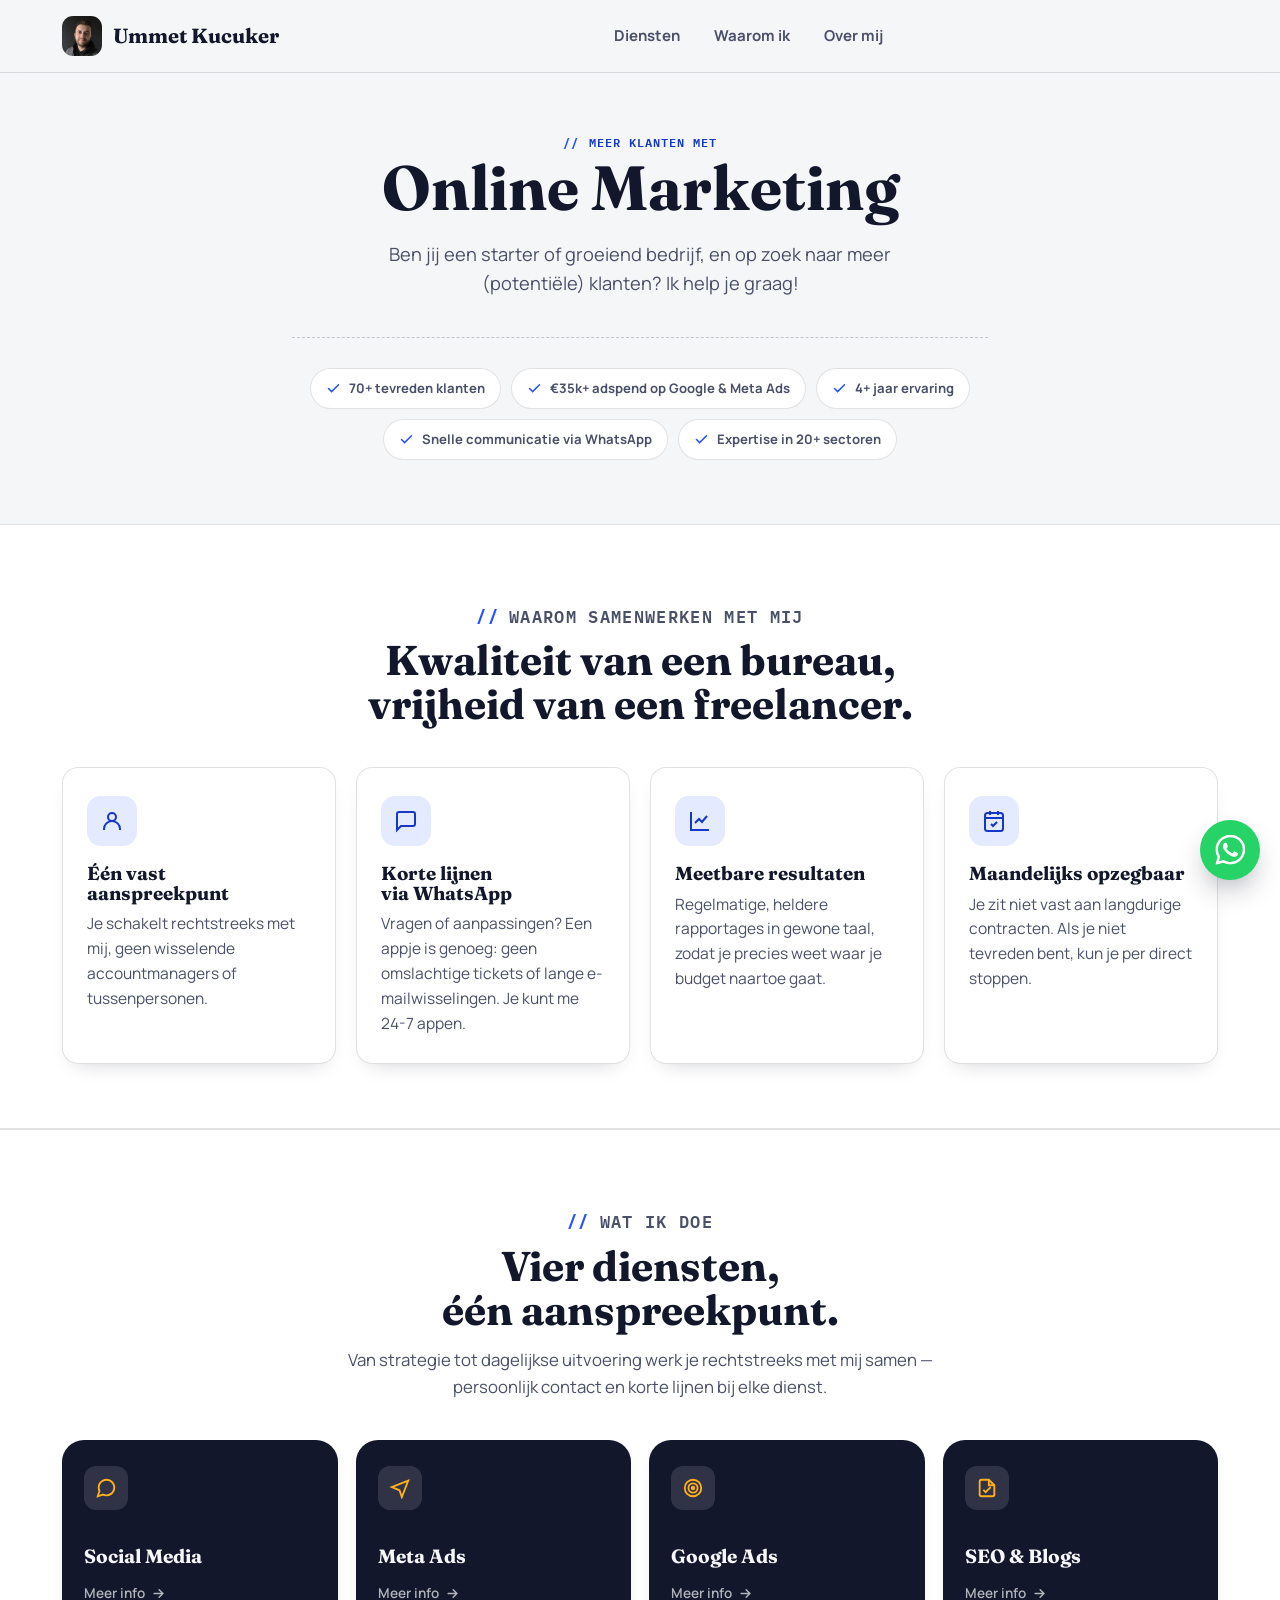
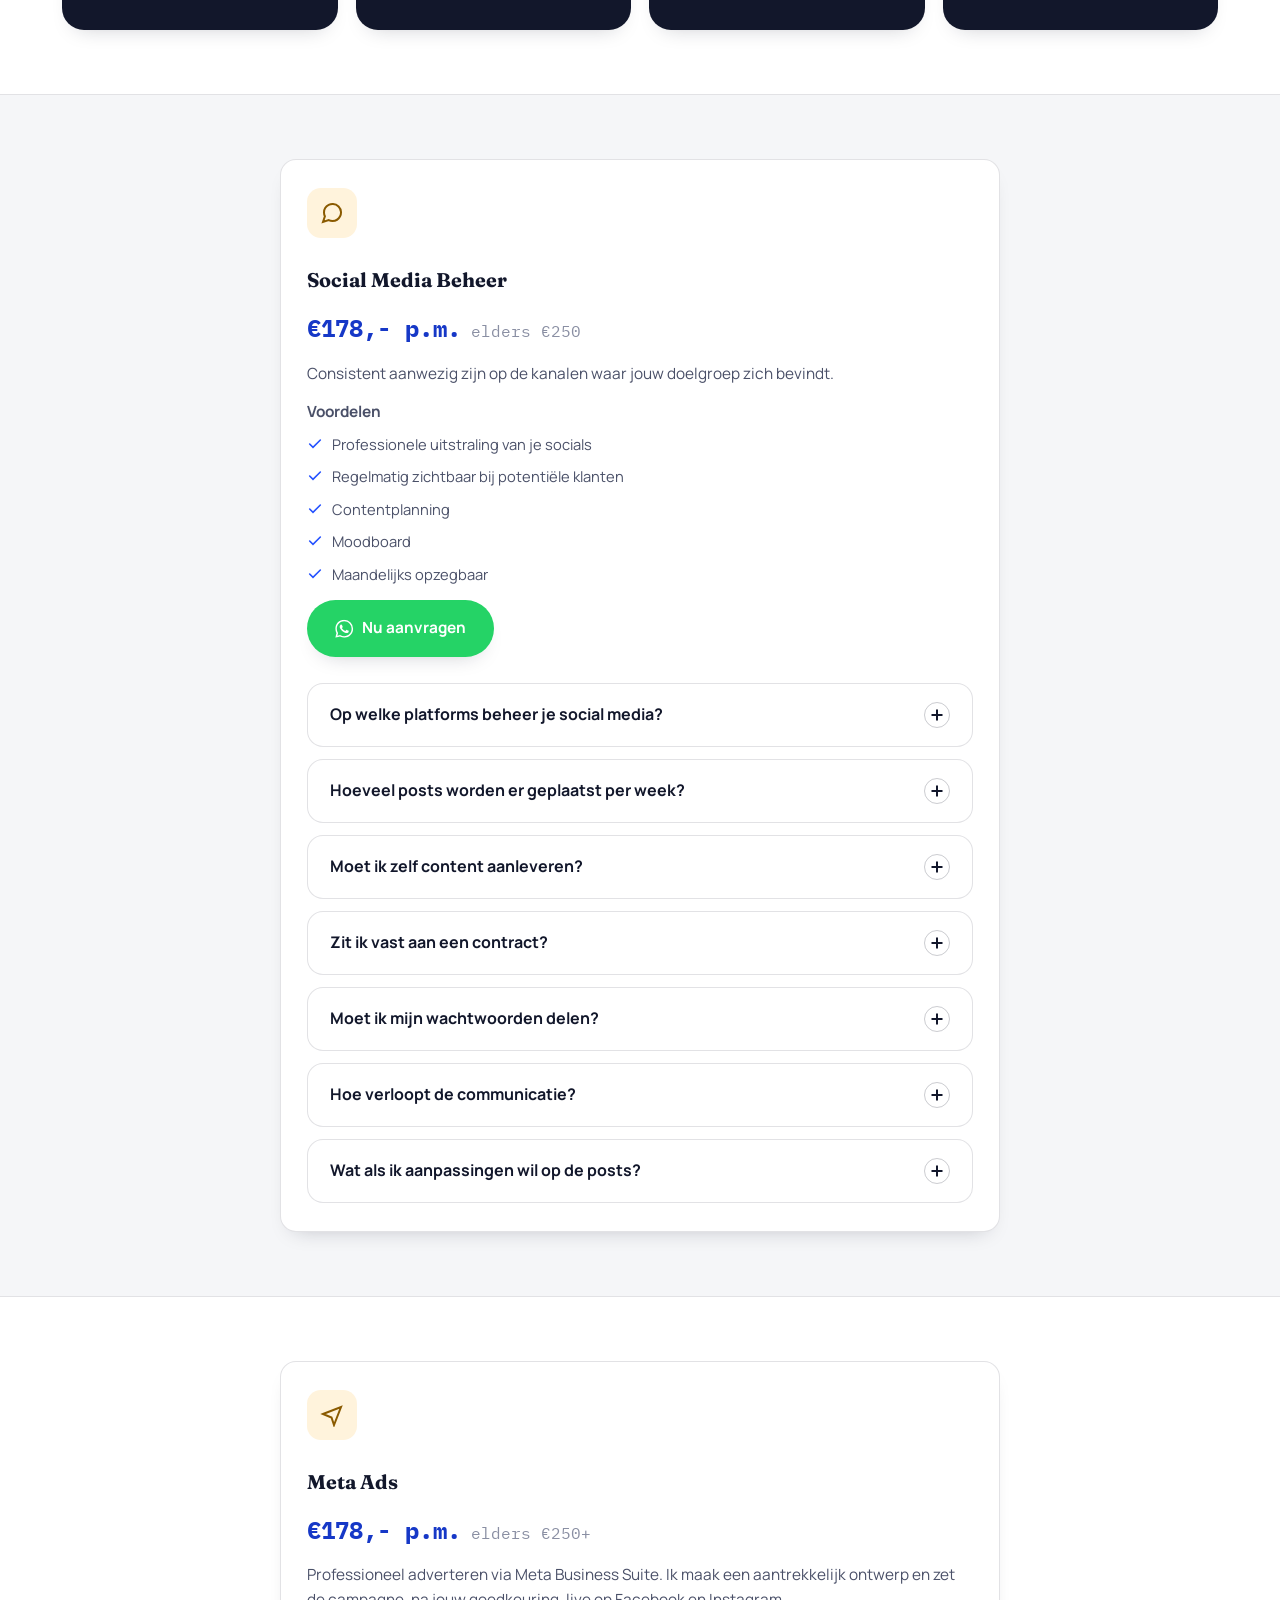
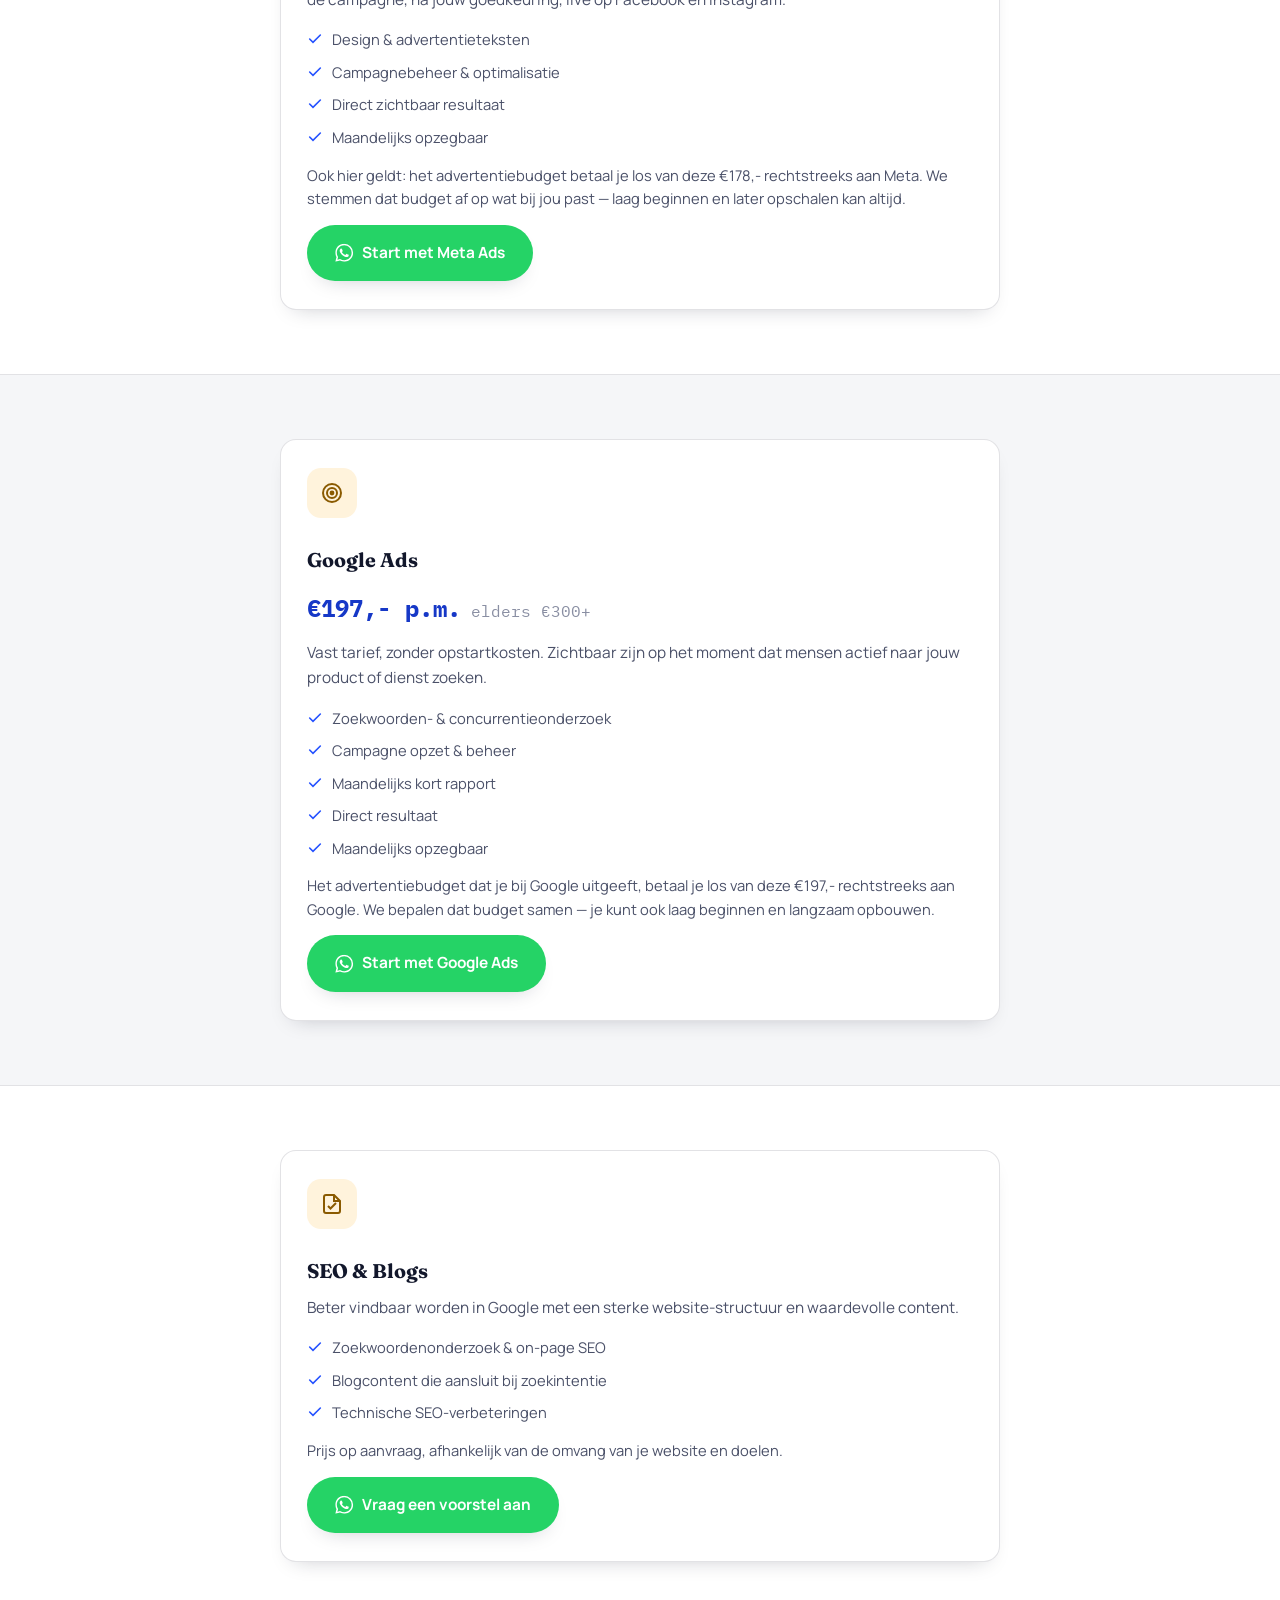
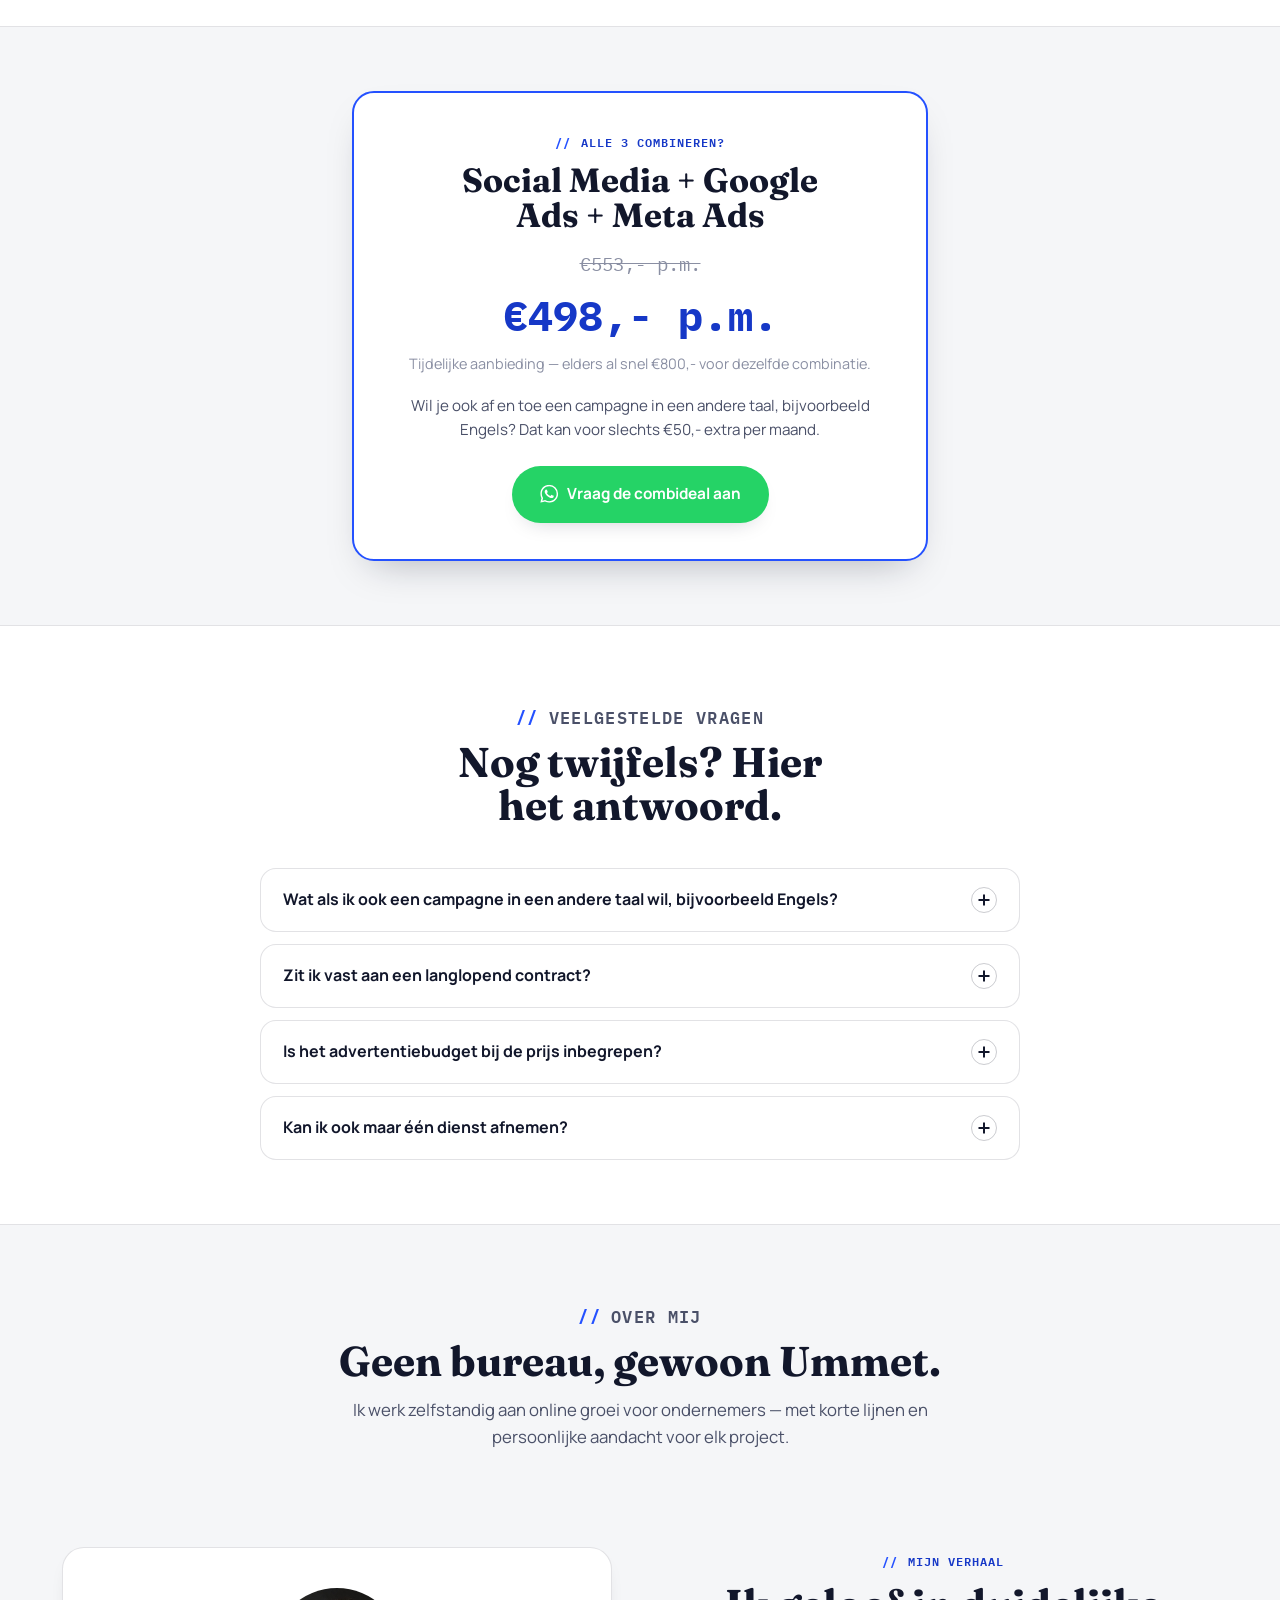
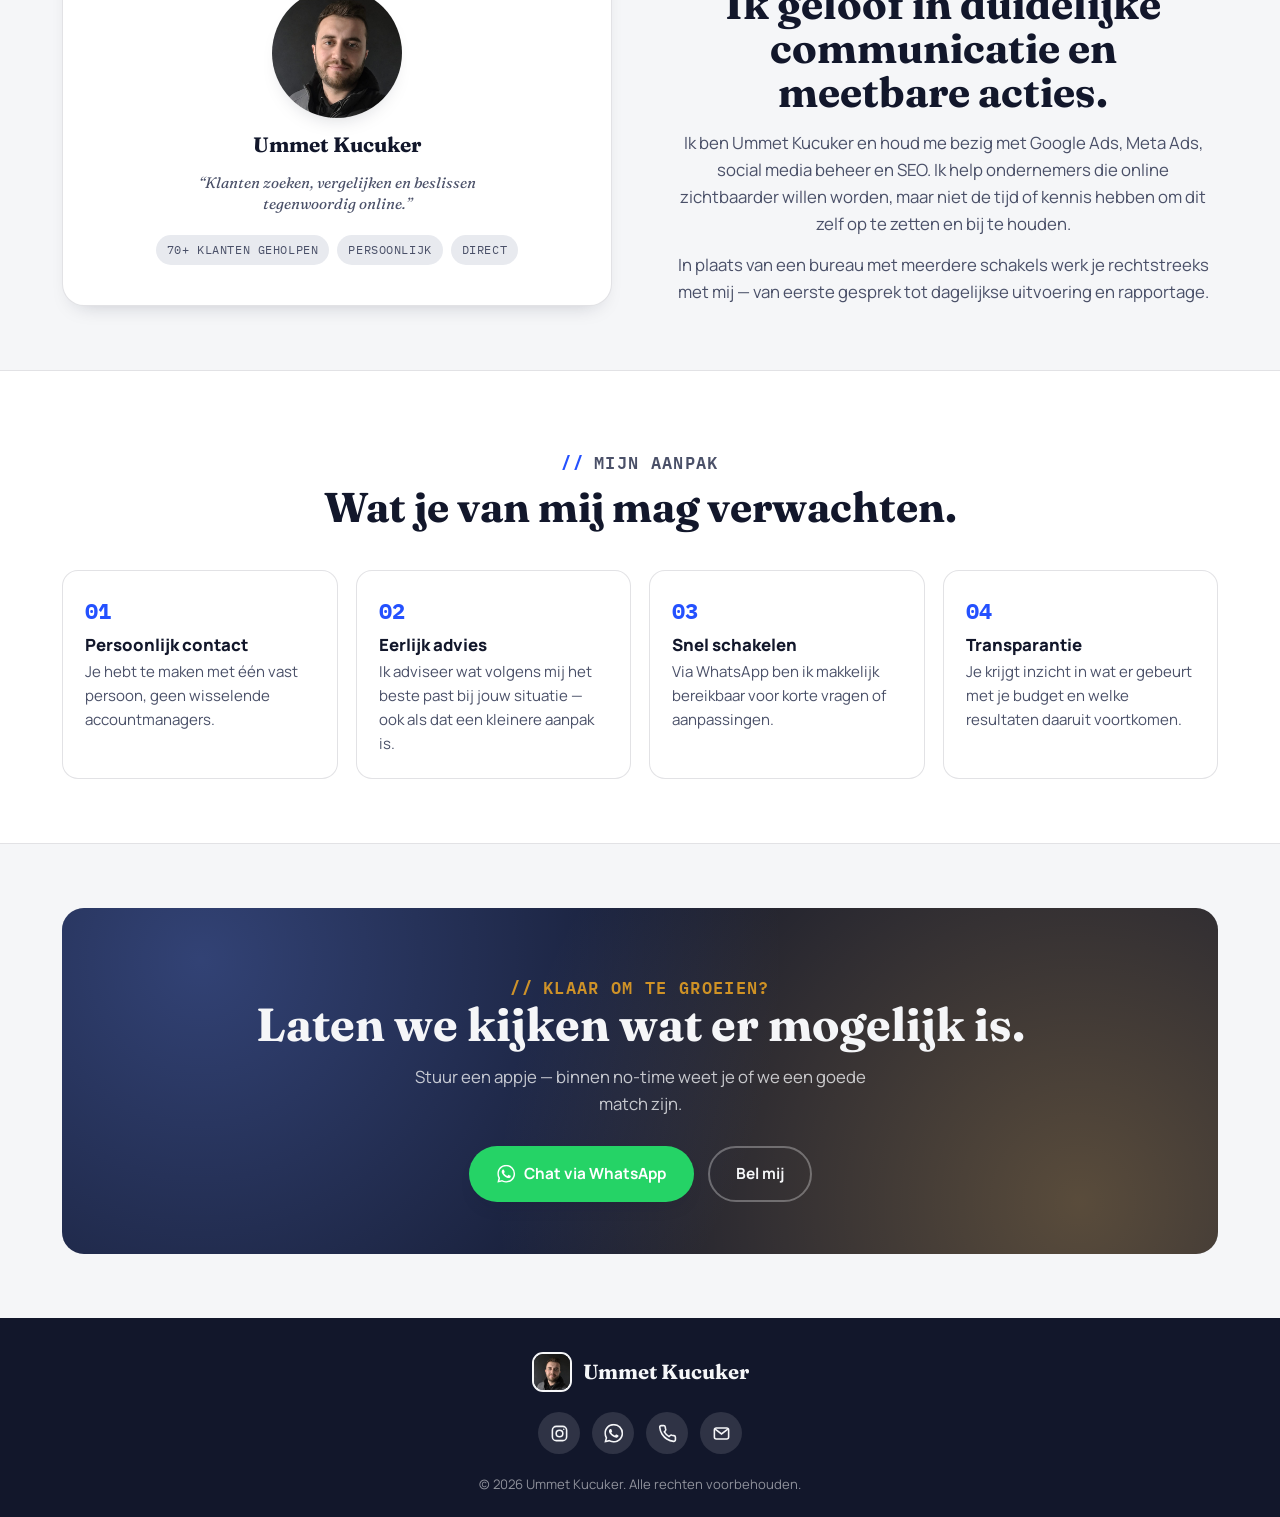
<file: index.html>
<!doctype html>
<html lang="nl">
<head>
<meta charset="UTF-8">
<meta name="viewport" content="width=device-width, initial-scale=1.0">
<title>Ummet Kucuker</title>
<link rel="preconnect" href="https://fonts.googleapis.com">
<link rel="preconnect" href="https://fonts.gstatic.com" crossorigin>
<link rel="stylesheet" href="https://fonts.googleapis.com/css2?family=Fraunces:opsz,wght@9..144,500;9..144,600;9..144,700;9..144,800;9..144,900&family=Manrope:wght@400;500;600;700;800&family=IBM+Plex+Mono:wght@500;600;700&display=swap">
<link rel="stylesheet" href="index.css">
</head>
<body>

<script type="application/ld+json">
{
  "@context": "https://schema.org",
  "@type": "ProfessionalService",
  "name": "Ummet Kucuker",
  "description": "Freelance groeimarketing: Google Ads, Meta Ads, social media beheer en SEO & blogs voor zzp'ers en MKB.",
  "telephone": "06 85 79 51 28",
  "areaServed": "Online / op afstand",
  "makesOffer": [
    {"@type":"Offer","itemOffered":{"@type":"Service","name":"Google Ads beheer"}},
    {"@type":"Offer","itemOffered":{"@type":"Service","name":"Meta Ads (Facebook & Instagram)"}},
    {"@type":"Offer","itemOffered":{"@type":"Service","name":"Social media beheer"}},
    {"@type":"Offer","itemOffered":{"@type":"Service","name":"SEO & blogs"}}
  ]
}
</script>

<!-- Header: logo + navigatie (desktop-nav + mobiel uitklapmenu) -->
<header class="site-header">
  <div class="wrap header-row">
    <a href="#top" class="logo" aria-label="Ummet Kucuker home">
      <img class="logo-mark" src="[data-uri]" alt="Ummet Kucuker logo">
      <span class="logo-text">Ummet Kucuker</span>
    </a>

    <nav class="nav" aria-label="Primair">
      <a href="#diensten" class="nav-link" data-nav="diensten">Diensten</a>
      <a href="#waarom" class="nav-link" data-nav="waarom">Waarom ik</a>
      <a href="#over-mij" class="nav-link" data-nav="over-mij">Over mij</a>
    </nav>

    <div class="header-actions">
      <button class="menu-toggle" id="menuToggle" aria-expanded="false" aria-controls="mobilePanel" aria-label="Open menu">
        <svg id="iconMenu" width="20" height="20" viewBox="0 0 24 24" fill="none" stroke="currentColor" stroke-width="2.4" stroke-linecap="round"><path d="M3 6h18M3 12h18M3 18h18"/></svg>
        <svg id="iconClose" width="20" height="20" viewBox="0 0 24 24" fill="none" stroke="currentColor" stroke-width="2.4" stroke-linecap="round" hidden><path d="M6 6l12 12M18 6L6 18"/></svg>
      </button>
    </div>
  </div>

  <nav class="mobile-panel" id="mobilePanel" aria-label="Mobiel">
    <a href="#diensten" class="nav-link" data-nav="diensten">Diensten</a>
    <a href="#waarom" class="nav-link" data-nav="waarom">Waarom ik</a>
    <a href="#over-mij" class="nav-link" data-nav="over-mij">Over mij</a>
  </nav>
</header>

<!-- Hoofdinhoud van de pagina -->
<main id="top">

  <!-- Hero: openingsscherm met titel en kernpunten -->
  <section class="hero hero-solo">
    <div class="wrap">
      <div>
        <p class="eyebrow">Meer klanten met</p>
        <h1>Online Marketing</h1>
        <p class="hero-lede">Ben jij een starter of groeiend bedrijf, en op zoek naar meer (potenti&euml;le) klanten? Ik help je graag!</p>

        <div class="tag-strip">
          <span class="tag-chip"><svg viewBox="0 0 24 24" fill="none" stroke="currentColor" stroke-width="2.4" stroke-linecap="round"><path d="M20 6L9 17l-5-5"/></svg>70+ tevreden klanten</span>
          <span class="tag-chip"><svg viewBox="0 0 24 24" fill="none" stroke="currentColor" stroke-width="2.4" stroke-linecap="round"><path d="M20 6L9 17l-5-5"/></svg>&euro;35k+ adspend op Google &amp; Meta Ads</span>
          <span class="tag-chip"><svg viewBox="0 0 24 24" fill="none" stroke="currentColor" stroke-width="2.4" stroke-linecap="round"><path d="M20 6L9 17l-5-5"/></svg>4+ jaar ervaring</span>
          <span class="tag-chip"><svg viewBox="0 0 24 24" fill="none" stroke="currentColor" stroke-width="2.4" stroke-linecap="round"><path d="M20 6L9 17l-5-5"/></svg>Snelle communicatie via WhatsApp</span>
          <span class="tag-chip"><svg viewBox="0 0 24 24" fill="none" stroke="currentColor" stroke-width="2.4" stroke-linecap="round"><path d="M20 6L9 17l-5-5"/></svg>Expertise in 20+ sectoren</span>
        </div>
      </div>
    </div>
  </section>

  <!-- Waarom ik: voordelen van met mij samenwerken -->
  <section class="section section-alt" id="waarom">
    <div class="wrap">
      <div class="section-head">
        <p class="eyebrow">Waarom samenwerken met mij</p>
        <h2>Kwaliteit van een bureau, vrijheid van een freelancer.</h2>
      </div>
      <div class="benefits-grid">
        <div class="benefit-card">
          <div class="benefit-icon"><svg viewBox="0 0 24 24" fill="none" stroke="currentColor" stroke-width="2"><circle cx="12" cy="8" r="4"/><path d="M4 21v-1a8 8 0 0116 0v1"/></svg></div>
          <h3>&Eacute;&eacute;n vast aanspreekpunt</h3>
          <p>Je schakelt rechtstreeks met mij, geen wisselende accountmanagers of tussenpersonen.</p>
        </div>
        <div class="benefit-card">
          <div class="benefit-icon"><svg viewBox="0 0 24 24" fill="none" stroke="currentColor" stroke-width="2"><path d="M21 15a2 2 0 01-2 2H7l-4 4V5a2 2 0 012-2h14a2 2 0 012 2z"/></svg></div>
          <h3>Korte lijnen via WhatsApp</h3>
          <p>Vragen of aanpassingen? Een appje is genoeg: geen omslachtige tickets of lange e-mailwisselingen. Je kunt me 24-7 appen.</p>
        </div>
        <div class="benefit-card">
          <div class="benefit-icon"><svg viewBox="0 0 24 24" fill="none" stroke="currentColor" stroke-width="2"><path d="M3 3v18h18"/><path d="M7 14l4-4 3 3 5-6"/></svg></div>
          <h3>Meetbare resultaten</h3>
          <p>Regelmatige, heldere rapportages in gewone taal, zodat je precies weet waar je budget naartoe gaat.</p>
        </div>
        <div class="benefit-card">
          <div class="benefit-icon"><svg viewBox="0 0 24 24" fill="none" stroke="currentColor" stroke-width="2"><rect x="3" y="4" width="18" height="18" rx="2.5"/><path d="M3 9h18M8 2v4M16 2v4"/><path d="M9 15l2 2 4-4"/></svg></div>
          <h3>Maandelijks opzegbaar</h3>
          <p>Je zit niet vast aan langdurige contracten. Als je niet tevreden bent, kun je per direct stoppen.</p>
        </div>
      </div>
    </div>
  </section>

  <!-- Diensten: overzicht-tegels die naar de 4 diensten hieronder scrollen -->
  <section class="section section-alt" id="diensten">
    <div class="wrap">
      <div class="section-head">
        <p class="eyebrow">Wat ik doe</p>
        <h2>Vier diensten, &eacute;&eacute;n aanspreekpunt.</h2>
        <p>Van strategie tot dagelijkse uitvoering werk je rechtstreeks met mij samen &mdash; persoonlijk contact en korte lijnen bij elke dienst.</p>
      </div>
      <div class="tiles-grid">
        <a href="#socialmedia" class="tile">
          <div class="tile-icon"><svg viewBox="0 0 24 24" fill="none" stroke="currentColor" stroke-width="2"><path d="M21 11.5a8.4 8.4 0 01-.9 3.8 8.5 8.5 0 01-7.6 4.7 8.4 8.4 0 01-3.8-.9L3 21l1.9-5.7a8.4 8.4 0 01-.9-3.8 8.5 8.5 0 014.7-7.6 8.4 8.4 0 013.8-.9h.5a8.48 8.48 0 018 8v.5z"/></svg></div>
          <h3>Social Media</h3>
          <span>Meer info <svg viewBox="0 0 24 24" fill="none" stroke="currentColor" stroke-width="2.4" stroke-linecap="round"><path d="M5 12h14M13 6l6 6-6 6"/></svg></span>
        </a>
        <a href="#meta-ads" class="tile">
          <div class="tile-icon"><svg viewBox="0 0 24 24" fill="none" stroke="currentColor" stroke-width="2"><path d="M3 11l18-7-7 18-2.5-7.5L3 11z"/></svg></div>
          <h3>Meta Ads</h3>
          <span>Meer info <svg viewBox="0 0 24 24" fill="none" stroke="currentColor" stroke-width="2.4" stroke-linecap="round"><path d="M5 12h14M13 6l6 6-6 6"/></svg></span>
        </a>
        <a href="#google-ads" class="tile">
          <div class="tile-icon"><svg viewBox="0 0 24 24" fill="none" stroke="currentColor" stroke-width="2"><circle cx="12" cy="12" r="9"/><circle cx="12" cy="12" r="5"/><circle cx="12" cy="12" r="1.4" fill="currentColor"/></svg></div>
          <h3>Google Ads</h3>
          <span>Meer info <svg viewBox="0 0 24 24" fill="none" stroke="currentColor" stroke-width="2.4" stroke-linecap="round"><path d="M5 12h14M13 6l6 6-6 6"/></svg></span>
        </a>
        <a href="#seo-blogs" class="tile">
          <div class="tile-icon"><svg viewBox="0 0 24 24" fill="none" stroke="currentColor" stroke-width="2"><path d="M14 3H6a2 2 0 00-2 2v14a2 2 0 002 2h12a2 2 0 002-2V9z"/><path d="M14 3v6h6"/><path d="M8 14l2.5 2.5L16 11"/></svg></div>
          <h3>SEO &amp; Blogs</h3>
          <span>Meer info <svg viewBox="0 0 24 24" fill="none" stroke="currentColor" stroke-width="2.4" stroke-linecap="round"><path d="M5 12h14M13 6l6 6-6 6"/></svg></span>
        </a>
      </div>
    </div>
  </section>

  <!-- Dienst: Social Media Beheer -->
  <section class="section" id="socialmedia">
    <div class="wrap">
      <div class="services-grid" style="grid-template-columns:1fr;max-width:720px;margin-inline:auto;">
        <div class="service-card">
          <div class="benefit-icon"><svg viewBox="0 0 24 24" fill="none" stroke="currentColor" stroke-width="2"><path d="M21 11.5a8.4 8.4 0 01-.9 3.8 8.5 8.5 0 01-7.6 4.7 8.4 8.4 0 01-3.8-.9L3 21l1.9-5.7a8.4 8.4 0 01-.9-3.8 8.5 8.5 0 014.7-7.6 8.4 8.4 0 013.8-.9h.5a8.48 8.48 0 018 8v.5z"/></svg></div>
          <h3>Social Media Beheer</h3>
          <div class="price-line"><span class="now">&euro;178,- p.m.</span><span class="was">elders &euro;250</span></div>
          <p>Consistent aanwezig zijn op de kanalen waar jouw doelgroep zich bevindt.</p>
          <p style="font-weight:700;margin-bottom:-8px;">Voordelen</p>
          <ul class="service-list">
            <li><svg viewBox="0 0 24 24" fill="none" stroke="currentColor" stroke-width="2.4" stroke-linecap="round"><path d="M20 6L9 17l-5-5"/></svg>Professionele uitstraling van je socials</li>
            <li><svg viewBox="0 0 24 24" fill="none" stroke="currentColor" stroke-width="2.4" stroke-linecap="round"><path d="M20 6L9 17l-5-5"/></svg>Regelmatig zichtbaar bij potenti&euml;le klanten</li>
            <li><svg viewBox="0 0 24 24" fill="none" stroke="currentColor" stroke-width="2.4" stroke-linecap="round"><path d="M20 6L9 17l-5-5"/></svg>Contentplanning</li>
            <li><svg viewBox="0 0 24 24" fill="none" stroke="currentColor" stroke-width="2.4" stroke-linecap="round"><path d="M20 6L9 17l-5-5"/></svg>Moodboard</li>
            <li><svg viewBox="0 0 24 24" fill="none" stroke="currentColor" stroke-width="2.4" stroke-linecap="round"><path d="M20 6L9 17l-5-5"/></svg>Maandelijks opzegbaar</li>
          </ul>
          <a href="https://wa.me/31685795128" class="btn btn-wa" style="align-self:flex-start;"><svg class="wa-icon" viewBox="0 0 24 24" fill="currentColor" width="18" height="18"><path d="M17.472 14.382c-.297-.149-1.758-.867-2.03-.967-.273-.099-.471-.148-.67.15-.197.297-.767.966-.94 1.164-.173.199-.347.223-.644.075-.297-.15-1.255-.463-2.39-1.475-.883-.788-1.48-1.761-1.653-2.059-.173-.297-.018-.458.13-.606.134-.133.298-.347.446-.52.149-.174.198-.298.298-.497.099-.198.05-.371-.025-.52-.075-.149-.669-1.612-.916-2.207-.242-.579-.487-.5-.669-.51-.173-.008-.371-.01-.57-.01-.198 0-.52.074-.792.372-.272.297-1.04 1.016-1.04 2.479 0 1.462 1.065 2.875 1.213 3.074.149.198 2.096 3.2 5.077 4.487.709.306 1.262.489 1.694.625.712.227 1.36.195 1.871.118.571-.085 1.758-.719 2.006-1.413.248-.694.248-1.289.173-1.413-.074-.124-.272-.198-.57-.347zm-5.421 7.403h-.004a9.87 9.87 0 01-5.031-1.378l-.361-.214-3.741.982.998-3.648-.235-.374a9.86 9.86 0 01-1.51-5.26c.001-5.45 4.436-9.884 9.888-9.884 2.64 0 5.122 1.03 6.988 2.898a9.825 9.825 0 012.893 6.994c-.003 5.45-4.437 9.884-9.885 9.884zm8.413-18.297A11.815 11.815 0 0012.05 0C5.495 0 .16 5.335.157 11.892c0 2.096.547 4.142 1.588 5.945L.057 24l6.305-1.654a11.882 11.882 0 005.683 1.448h.005c6.554 0 11.89-5.335 11.893-11.893a11.821 11.821 0 00-3.48-8.413z"/></svg>Nu aanvragen</a>

          <div class="faq-list" style="margin-top:12px;">
            <details class="faq-item">
              <summary>Op welke platforms beheer je social media?<span class="plus"></span></summary>
              <div class="faq-body">Ik verzorg onder andere Instagram, Facebook, LinkedIn &amp; TikTok, afhankelijk van jouw doelgroep en wensen.</div>
            </details>
            <details class="faq-item">
              <summary>Hoeveel posts worden er geplaatst per week?<span class="plus"></span></summary>
              <div class="faq-body">Het meest gekozen pakket is 2 posts per week, wat neerkomt op 8&ndash;9 posts per maand. In overleg kan dit meer of minder.</div>
            </details>
            <details class="faq-item">
              <summary>Moet ik zelf content aanleveren?<span class="plus"></span></summary>
              <div class="faq-body">Graag, maar het hoeft niet. Persoonlijke foto&rsquo;s leveren vaak meer interactie op op social media. Ik kan ook gebruikmaken van stockfoto&rsquo;s.</div>
            </details>
            <details class="faq-item">
              <summary>Zit ik vast aan een contract?<span class="plus"></span></summary>
              <div class="faq-body">Nee, je kunt flexibel samenwerken zonder langdurige verplichtingen: maandelijks opzegbaar!</div>
            </details>
            <details class="faq-item">
              <summary>Moet ik mijn wachtwoorden delen?<span class="plus"></span></summary>
              <div class="faq-body">Nee, dat hoeft helemaal niet! Door gebruik te maken van Rella, een socialmedia-programma, koppel jij zelf je accounts hieraan.</div>
            </details>
            <details class="faq-item">
              <summary>Hoe verloopt de communicatie?<span class="plus"></span></summary>
              <div class="faq-body">Via WhatsApp. Ik reageer meestal binnen een minuut.</div>
            </details>
            <details class="faq-item">
              <summary>Wat als ik aanpassingen wil op de posts?<span class="plus"></span></summary>
              <div class="faq-body">Voordat we beginnen met posten, ontvang je een moodboard met een overzicht van de gekozen kleuren, lettertypes, stijl en aankomende posts. Pas na jouw goedkeuring hierop, starten we met delen op je socials.</div>
            </details>
          </div>
        </div>
      </div>
    </div>
  </section>

  <!-- Dienst: Meta Ads (Facebook & Instagram) -->
  <section class="section section-alt" id="meta-ads">
    <div class="wrap">
      <div class="services-grid" style="grid-template-columns:1fr;max-width:720px;margin-inline:auto;">
        <div class="service-card">
          <div class="benefit-icon"><svg viewBox="0 0 24 24" fill="none" stroke="currentColor" stroke-width="2"><path d="M3 11l18-7-7 18-2.5-7.5L3 11z"/></svg></div>
          <h3>Meta Ads</h3>
          <div class="price-line"><span class="now">&euro;178,- p.m.</span><span class="was">elders &euro;250+</span></div>
          <p>Professioneel adverteren via Meta Business Suite. Ik maak een aantrekkelijk ontwerp en zet de campagne, na jouw goedkeuring, live op Facebook en Instagram.</p>
          <ul class="service-list">
            <li><svg viewBox="0 0 24 24" fill="none" stroke="currentColor" stroke-width="2.4" stroke-linecap="round"><path d="M20 6L9 17l-5-5"/></svg>Design &amp; advertentieteksten</li>
            <li><svg viewBox="0 0 24 24" fill="none" stroke="currentColor" stroke-width="2.4" stroke-linecap="round"><path d="M20 6L9 17l-5-5"/></svg>Campagnebeheer &amp; optimalisatie</li>
            <li><svg viewBox="0 0 24 24" fill="none" stroke="currentColor" stroke-width="2.4" stroke-linecap="round"><path d="M20 6L9 17l-5-5"/></svg>Direct zichtbaar resultaat</li>
            <li><svg viewBox="0 0 24 24" fill="none" stroke="currentColor" stroke-width="2.4" stroke-linecap="round"><path d="M20 6L9 17l-5-5"/></svg>Maandelijks opzegbaar</li>
          </ul>
          <p style="color:var(--ink-soft);font-size:0.92rem;">Ook hier geldt: het advertentiebudget betaal je los van deze &euro;178,- rechtstreeks aan Meta. We stemmen dat budget af op wat bij jou past &mdash; laag beginnen en later opschalen kan altijd.</p>
          <a href="https://wa.me/31685795128" class="btn btn-wa" style="align-self:flex-start;"><svg class="wa-icon" viewBox="0 0 24 24" fill="currentColor" width="18" height="18"><path d="M17.472 14.382c-.297-.149-1.758-.867-2.03-.967-.273-.099-.471-.148-.67.15-.197.297-.767.966-.94 1.164-.173.199-.347.223-.644.075-.297-.15-1.255-.463-2.39-1.475-.883-.788-1.48-1.761-1.653-2.059-.173-.297-.018-.458.13-.606.134-.133.298-.347.446-.52.149-.174.198-.298.298-.497.099-.198.05-.371-.025-.52-.075-.149-.669-1.612-.916-2.207-.242-.579-.487-.5-.669-.51-.173-.008-.371-.01-.57-.01-.198 0-.52.074-.792.372-.272.297-1.04 1.016-1.04 2.479 0 1.462 1.065 2.875 1.213 3.074.149.198 2.096 3.2 5.077 4.487.709.306 1.262.489 1.694.625.712.227 1.36.195 1.871.118.571-.085 1.758-.719 2.006-1.413.248-.694.248-1.289.173-1.413-.074-.124-.272-.198-.57-.347zm-5.421 7.403h-.004a9.87 9.87 0 01-5.031-1.378l-.361-.214-3.741.982.998-3.648-.235-.374a9.86 9.86 0 01-1.51-5.26c.001-5.45 4.436-9.884 9.888-9.884 2.64 0 5.122 1.03 6.988 2.898a9.825 9.825 0 012.893 6.994c-.003 5.45-4.437 9.884-9.885 9.884zm8.413-18.297A11.815 11.815 0 0012.05 0C5.495 0 .16 5.335.157 11.892c0 2.096.547 4.142 1.588 5.945L.057 24l6.305-1.654a11.882 11.882 0 005.683 1.448h.005c6.554 0 11.89-5.335 11.893-11.893a11.821 11.821 0 00-3.48-8.413z"/></svg>Start met Meta Ads</a>
        </div>
      </div>
    </div>
  </section>

  <!-- Dienst: Google Ads -->
  <section class="section" id="google-ads">
    <div class="wrap">
      <div class="services-grid" style="grid-template-columns:1fr;max-width:720px;margin-inline:auto;">
        <div class="service-card">
          <div class="benefit-icon"><svg viewBox="0 0 24 24" fill="none" stroke="currentColor" stroke-width="2"><circle cx="12" cy="12" r="9"/><circle cx="12" cy="12" r="5"/><circle cx="12" cy="12" r="1.4" fill="currentColor"/></svg></div>
          <h3>Google Ads</h3>
          <div class="price-line"><span class="now">&euro;197,- p.m.</span><span class="was">elders &euro;300+</span></div>
          <p>Vast tarief, zonder opstartkosten. Zichtbaar zijn op het moment dat mensen actief naar jouw product of dienst zoeken.</p>
          <ul class="service-list">
            <li><svg viewBox="0 0 24 24" fill="none" stroke="currentColor" stroke-width="2.4" stroke-linecap="round"><path d="M20 6L9 17l-5-5"/></svg>Zoekwoorden- &amp; concurrentieonderzoek</li>
            <li><svg viewBox="0 0 24 24" fill="none" stroke="currentColor" stroke-width="2.4" stroke-linecap="round"><path d="M20 6L9 17l-5-5"/></svg>Campagne opzet &amp; beheer</li>
            <li><svg viewBox="0 0 24 24" fill="none" stroke="currentColor" stroke-width="2.4" stroke-linecap="round"><path d="M20 6L9 17l-5-5"/></svg>Maandelijks kort rapport</li>
            <li><svg viewBox="0 0 24 24" fill="none" stroke="currentColor" stroke-width="2.4" stroke-linecap="round"><path d="M20 6L9 17l-5-5"/></svg>Direct resultaat</li>
            <li><svg viewBox="0 0 24 24" fill="none" stroke="currentColor" stroke-width="2.4" stroke-linecap="round"><path d="M20 6L9 17l-5-5"/></svg>Maandelijks opzegbaar</li>
          </ul>
          <p style="color:var(--ink-soft);font-size:0.92rem;">Het advertentiebudget dat je bij Google uitgeeft, betaal je los van deze &euro;197,- rechtstreeks aan Google. We bepalen dat budget samen &mdash; je kunt ook laag beginnen en langzaam opbouwen.</p>
          <a href="https://wa.me/31685795128" class="btn btn-wa" style="align-self:flex-start;"><svg class="wa-icon" viewBox="0 0 24 24" fill="currentColor" width="18" height="18"><path d="M17.472 14.382c-.297-.149-1.758-.867-2.03-.967-.273-.099-.471-.148-.67.15-.197.297-.767.966-.94 1.164-.173.199-.347.223-.644.075-.297-.15-1.255-.463-2.39-1.475-.883-.788-1.48-1.761-1.653-2.059-.173-.297-.018-.458.13-.606.134-.133.298-.347.446-.52.149-.174.198-.298.298-.497.099-.198.05-.371-.025-.52-.075-.149-.669-1.612-.916-2.207-.242-.579-.487-.5-.669-.51-.173-.008-.371-.01-.57-.01-.198 0-.52.074-.792.372-.272.297-1.04 1.016-1.04 2.479 0 1.462 1.065 2.875 1.213 3.074.149.198 2.096 3.2 5.077 4.487.709.306 1.262.489 1.694.625.712.227 1.36.195 1.871.118.571-.085 1.758-.719 2.006-1.413.248-.694.248-1.289.173-1.413-.074-.124-.272-.198-.57-.347zm-5.421 7.403h-.004a9.87 9.87 0 01-5.031-1.378l-.361-.214-3.741.982.998-3.648-.235-.374a9.86 9.86 0 01-1.51-5.26c.001-5.45 4.436-9.884 9.888-9.884 2.64 0 5.122 1.03 6.988 2.898a9.825 9.825 0 012.893 6.994c-.003 5.45-4.437 9.884-9.885 9.884zm8.413-18.297A11.815 11.815 0 0012.05 0C5.495 0 .16 5.335.157 11.892c0 2.096.547 4.142 1.588 5.945L.057 24l6.305-1.654a11.882 11.882 0 005.683 1.448h.005c6.554 0 11.89-5.335 11.893-11.893a11.821 11.821 0 00-3.48-8.413z"/></svg>Start met Google Ads</a>
        </div>
      </div>
    </div>
  </section>

  <!-- Dienst: SEO & Blogs -->
  <section class="section section-alt" id="seo-blogs">
    <div class="wrap">
      <div class="services-grid" style="grid-template-columns:1fr;max-width:720px;margin-inline:auto;">
        <div class="service-card">
          <div class="benefit-icon"><svg viewBox="0 0 24 24" fill="none" stroke="currentColor" stroke-width="2"><path d="M14 3H6a2 2 0 00-2 2v14a2 2 0 002 2h12a2 2 0 002-2V9z"/><path d="M14 3v6h6"/><path d="M8 14l2.5 2.5L16 11"/></svg></div>
          <h3>SEO &amp; Blogs</h3>
          <p>Beter vindbaar worden in Google met een sterke website-structuur en waardevolle content.</p>
          <ul class="service-list">
            <li><svg viewBox="0 0 24 24" fill="none" stroke="currentColor" stroke-width="2.4" stroke-linecap="round"><path d="M20 6L9 17l-5-5"/></svg>Zoekwoordenonderzoek &amp; on-page SEO</li>
            <li><svg viewBox="0 0 24 24" fill="none" stroke="currentColor" stroke-width="2.4" stroke-linecap="round"><path d="M20 6L9 17l-5-5"/></svg>Blogcontent die aansluit bij zoekintentie</li>
            <li><svg viewBox="0 0 24 24" fill="none" stroke="currentColor" stroke-width="2.4" stroke-linecap="round"><path d="M20 6L9 17l-5-5"/></svg>Technische SEO-verbeteringen</li>
          </ul>
          <p style="color:var(--ink-soft);font-size:0.92rem;">Prijs op aanvraag, afhankelijk van de omvang van je website en doelen.</p>
          <a href="https://wa.me/31685795128" class="btn btn-wa" style="align-self:flex-start;"><svg class="wa-icon" viewBox="0 0 24 24" fill="currentColor" width="18" height="18"><path d="M17.472 14.382c-.297-.149-1.758-.867-2.03-.967-.273-.099-.471-.148-.67.15-.197.297-.767.966-.94 1.164-.173.199-.347.223-.644.075-.297-.15-1.255-.463-2.39-1.475-.883-.788-1.48-1.761-1.653-2.059-.173-.297-.018-.458.13-.606.134-.133.298-.347.446-.52.149-.174.198-.298.298-.497.099-.198.05-.371-.025-.52-.075-.149-.669-1.612-.916-2.207-.242-.579-.487-.5-.669-.51-.173-.008-.371-.01-.57-.01-.198 0-.52.074-.792.372-.272.297-1.04 1.016-1.04 2.479 0 1.462 1.065 2.875 1.213 3.074.149.198 2.096 3.2 5.077 4.487.709.306 1.262.489 1.694.625.712.227 1.36.195 1.871.118.571-.085 1.758-.719 2.006-1.413.248-.694.248-1.289.173-1.413-.074-.124-.272-.198-.57-.347zm-5.421 7.403h-.004a9.87 9.87 0 01-5.031-1.378l-.361-.214-3.741.982.998-3.648-.235-.374a9.86 9.86 0 01-1.51-5.26c.001-5.45 4.436-9.884 9.888-9.884 2.64 0 5.122 1.03 6.988 2.898a9.825 9.825 0 012.893 6.994c-.003 5.45-4.437 9.884-9.885 9.884zm8.413-18.297A11.815 11.815 0 0012.05 0C5.495 0 .16 5.335.157 11.892c0 2.096.547 4.142 1.588 5.945L.057 24l6.305-1.654a11.882 11.882 0 005.683 1.448h.005c6.554 0 11.89-5.335 11.893-11.893a11.821 11.821 0 00-3.48-8.413z"/></svg>Vraag een voorstel aan</a>
        </div>
      </div>
    </div>
  </section>

  <!-- Combinatiedeal: alle 3 diensten samen -->
  <section class="section">
    <div class="wrap" style="max-width:640px;margin-inline:auto;">
      <div class="combo-card">
        <p class="eyebrow">Alle 3 combineren?</p>
        <h2 style="font-size:clamp(1.6rem,4vw,2.1rem);margin-top:8px;">Social Media + Google Ads + Meta Ads</h2>
        <div class="combo-old">&euro;553,- p.m.</div>
        <div class="combo-new">&euro;498,- p.m.</div>
        <p class="combo-elsewhere">Tijdelijke aanbieding &mdash; elders al snel &euro;800,- voor dezelfde combinatie.</p>
        <p class="combo-note">Wil je ook af en toe een campagne in een andere taal, bijvoorbeeld Engels? Dat kan voor slechts &euro;50,- extra per maand.</p>
        <div class="hero-actions" style="justify-content:center;margin-top:24px;">
          <a href="https://wa.me/31685795128" class="btn btn-wa"><svg class="wa-icon" viewBox="0 0 24 24" fill="currentColor" width="18" height="18"><path d="M17.472 14.382c-.297-.149-1.758-.867-2.03-.967-.273-.099-.471-.148-.67.15-.197.297-.767.966-.94 1.164-.173.199-.347.223-.644.075-.297-.15-1.255-.463-2.39-1.475-.883-.788-1.48-1.761-1.653-2.059-.173-.297-.018-.458.13-.606.134-.133.298-.347.446-.52.149-.174.198-.298.298-.497.099-.198.05-.371-.025-.52-.075-.149-.669-1.612-.916-2.207-.242-.579-.487-.5-.669-.51-.173-.008-.371-.01-.57-.01-.198 0-.52.074-.792.372-.272.297-1.04 1.016-1.04 2.479 0 1.462 1.065 2.875 1.213 3.074.149.198 2.096 3.2 5.077 4.487.709.306 1.262.489 1.694.625.712.227 1.36.195 1.871.118.571-.085 1.758-.719 2.006-1.413.248-.694.248-1.289.173-1.413-.074-.124-.272-.198-.57-.347zm-5.421 7.403h-.004a9.87 9.87 0 01-5.031-1.378l-.361-.214-3.741.982.998-3.648-.235-.374a9.86 9.86 0 01-1.51-5.26c.001-5.45 4.436-9.884 9.888-9.884 2.64 0 5.122 1.03 6.988 2.898a9.825 9.825 0 012.893 6.994c-.003 5.45-4.437 9.884-9.885 9.884zm8.413-18.297A11.815 11.815 0 0012.05 0C5.495 0 .16 5.335.157 11.892c0 2.096.547 4.142 1.588 5.945L.057 24l6.305-1.654a11.882 11.882 0 005.683 1.448h.005c6.554 0 11.89-5.335 11.893-11.893a11.821 11.821 0 00-3.48-8.413z"/></svg>Vraag de combideal aan</a>
        </div>
      </div>
    </div>
  </section>

  <!-- Veelgestelde vragen (FAQ) -->
  <section class="section section-alt" id="faq">
    <div class="wrap">
      <div class="section-head">
        <p class="eyebrow" style="justify-content:center;">Veelgestelde vragen</p>
        <h2>Nog twijfels? Hier het antwoord.</h2>
      </div>
      <div class="faq-list" style="margin-inline:auto;">
        <details class="faq-item">
          <summary>Wat als ik ook een campagne in een andere taal wil, bijvoorbeeld Engels?<span class="plus"></span></summary>
          <div class="faq-body">Dat kan gewoon &mdash; een extra campagne in een andere taal kost slechts &euro;50,- extra per maand.</div>
        </details>
        <details class="faq-item">
          <summary>Zit ik vast aan een langlopend contract?<span class="plus"></span></summary>
          <div class="faq-body">Nee. Alle diensten zijn maandelijks opzegbaar, zonder lange looptijden of aansluitkosten.</div>
        </details>
        <details class="faq-item">
          <summary>Is het advertentiebudget bij de prijs inbegrepen?<span class="plus"></span></summary>
          <div class="faq-body">Nee. De genoemde prijzen zijn voor mijn beheer en werk. Het advertentiebudget dat je bij Google of Meta uitgeeft, betaal je daarnaast rechtstreeks &mdash; we bepalen dat budget samen, en je kunt laag beginnen en later opschalen.</div>
        </details>
        <details class="faq-item">
          <summary>Kan ik ook maar &eacute;&eacute;n dienst afnemen?<span class="plus"></span></summary>
          <div class="faq-body">Zeker. Je kiest zelf of je &eacute;&eacute;n dienst afneemt, of de combinatie van alle drie voor een voordeligere totaalprijs.</div>
        </details>
      </div>
    </div>
  </section>

  <!-- Over mij: foto, korte intro en verhaal -->
  <section class="section" id="over-mij">
    <div class="wrap split">
      <div class="section-head" style="grid-column:1/-1;">
        <p class="eyebrow">Over mij</p>
        <h2>Geen bureau, gewoon Ummet.</h2>
        <p>Ik werk zelfstandig aan online groei voor ondernemers &mdash; met korte lijnen en persoonlijke aandacht voor elk project.</p>
      </div>
      <div class="avatar-card">
        <img class="avatar-photo" src="[data-uri]" alt="Ummet Kucuker">
        <h3>Ummet Kucuker</h3>
        <p class="avatar-quote">&ldquo;Klanten zoeken, vergelijken en beslissen tegenwoordig online.&rdquo;</p>
        <div class="avatar-tags">
          <span>70+ klanten geholpen</span><span>Persoonlijk</span><span>Direct</span>
        </div>
      </div>
      <div class="split-text">
        <p class="eyebrow">Mijn verhaal</p>
        <h2 class="split-title">Ik geloof in duidelijke communicatie en meetbare acties.</h2>
        <p class="split-copy">Ik ben Ummet Kucuker en houd me bezig met Google Ads, Meta Ads, social media beheer en SEO. Ik help ondernemers die online zichtbaarder willen worden, maar niet de tijd of kennis hebben om dit zelf op te zetten en bij te houden.</p>
        <p class="split-copy">In plaats van een bureau met meerdere schakels werk je rechtstreeks met mij &mdash; van eerste gesprek tot dagelijkse uitvoering en rapportage.</p>
      </div>
    </div>
  </section>

  <!-- Wat je van mij mag verwachten: werkwijze in 4 punten -->
  <section class="section section-alt">
    <div class="wrap">
      <div class="section-head">
        <p class="eyebrow">Mijn aanpak</p>
        <h2>Wat je van mij mag verwachten.</h2>
      </div>
      <div class="diff-grid">
        <div class="diff-card">
          <div class="diff-num">01</div>
          <h3>Persoonlijk contact</h3>
          <p>Je hebt te maken met &eacute;&eacute;n vast persoon, geen wisselende accountmanagers.</p>
        </div>
        <div class="diff-card">
          <div class="diff-num">02</div>
          <h3>Eerlijk advies</h3>
          <p>Ik adviseer wat volgens mij het beste past bij jouw situatie &mdash; ook als dat een kleinere aanpak is.</p>
        </div>
        <div class="diff-card">
          <div class="diff-num">03</div>
          <h3>Snel schakelen</h3>
          <p>Via WhatsApp ben ik makkelijk bereikbaar voor korte vragen of aanpassingen.</p>
        </div>
        <div class="diff-card">
          <div class="diff-num">04</div>
          <h3>Transparantie</h3>
          <p>Je krijgt inzicht in wat er gebeurt met je budget en welke resultaten daaruit voortkomen.</p>
        </div>
      </div>
    </div>
  </section>

  <!-- Afsluitende call-to-action: WhatsApp / bellen -->
  <section class="section">
    <div class="wrap">
      <div class="cta-banner">
        <p class="eyebrow">Klaar om te groeien?</p>
        <h2>Laten we kijken wat er mogelijk is.</h2>
        <p>Stuur een appje &mdash; binnen no-time weet je of we een goede match zijn.</p>
        <div class="hero-actions">
          <a href="https://wa.me/31685795128" class="btn btn-wa">
            <svg class="wa-icon" viewBox="0 0 24 24" fill="currentColor" width="18" height="18"><path d="M17.472 14.382c-.297-.149-1.758-.867-2.03-.967-.273-.099-.471-.148-.67.15-.197.297-.767.966-.94 1.164-.173.199-.347.223-.644.075-.297-.15-1.255-.463-2.39-1.475-.883-.788-1.48-1.761-1.653-2.059-.173-.297-.018-.458.13-.606.134-.133.298-.347.446-.52.149-.174.198-.298.298-.497.099-.198.05-.371-.025-.52-.075-.149-.669-1.612-.916-2.207-.242-.579-.487-.5-.669-.51-.173-.008-.371-.01-.57-.01-.198 0-.52.074-.792.372-.272.297-1.04 1.016-1.04 2.479 0 1.462 1.065 2.875 1.213 3.074.149.198 2.096 3.2 5.077 4.487.709.306 1.262.489 1.694.625.712.227 1.36.195 1.871.118.571-.085 1.758-.719 2.006-1.413.248-.694.248-1.289.173-1.413-.074-.124-.272-.198-.57-.347zm-5.421 7.403h-.004a9.87 9.87 0 01-5.031-1.378l-.361-.214-3.741.982.998-3.648-.235-.374a9.86 9.86 0 01-1.51-5.26c.001-5.45 4.436-9.884 9.888-9.884 2.64 0 5.122 1.03 6.988 2.898a9.825 9.825 0 012.893 6.994c-.003 5.45-4.437 9.884-9.885 9.884zm8.413-18.297A11.815 11.815 0 0012.05 0C5.495 0 .16 5.335.157 11.892c0 2.096.547 4.142 1.588 5.945L.057 24l6.305-1.654a11.882 11.882 0 005.683 1.448h.005c6.554 0 11.89-5.335 11.893-11.893a11.821 11.821 0 00-3.48-8.413z"/></svg>
            Chat via WhatsApp
          </a>
          <a href="tel:+31685795128" class="btn btn-outline">Bel mij</a>
        </div>
      </div>
    </div>
  </section>


</main>

<!-- Footer: logo, social links en copyright -->
<footer class="site-footer">
  <div class="wrap footer-inner">
    <div class="footer-logo">
      <img class="logo-mark" src="[data-uri]" alt="Ummet Kucuker logo">
      <span class="logo-text">Ummet Kucuker</span>
    </div>

    <div class="footer-social">
      <a class="footer-icon" href="https://instagram.com/u.kucuker" target="_blank" rel="noopener" aria-label="Instagram van Ummet Kucuker">
        <svg viewBox="0 0 24 24" fill="none" stroke="currentColor" stroke-width="2"><rect x="3" y="3" width="18" height="18" rx="5"/><circle cx="12" cy="12" r="4.2"/><circle cx="17.4" cy="6.6" r="1" fill="currentColor" stroke="none"/></svg>
      </a>
      <a class="footer-icon" href="https://wa.me/31685795128" aria-label="WhatsApp Ummet Kucuker">
        <svg class="wa-icon" viewBox="0 0 24 24" fill="currentColor"><path d="M17.472 14.382c-.297-.149-1.758-.867-2.03-.967-.273-.099-.471-.148-.67.15-.197.297-.767.966-.94 1.164-.173.199-.347.223-.644.075-.297-.15-1.255-.463-2.39-1.475-.883-.788-1.48-1.761-1.653-2.059-.173-.297-.018-.458.13-.606.134-.133.298-.347.446-.52.149-.174.198-.298.298-.497.099-.198.05-.371-.025-.52-.075-.149-.669-1.612-.916-2.207-.242-.579-.487-.5-.669-.51-.173-.008-.371-.01-.57-.01-.198 0-.52.074-.792.372-.272.297-1.04 1.016-1.04 2.479 0 1.462 1.065 2.875 1.213 3.074.149.198 2.096 3.2 5.077 4.487.709.306 1.262.489 1.694.625.712.227 1.36.195 1.871.118.571-.085 1.758-.719 2.006-1.413.248-.694.248-1.289.173-1.413-.074-.124-.272-.198-.57-.347zm-5.421 7.403h-.004a9.87 9.87 0 01-5.031-1.378l-.361-.214-3.741.982.998-3.648-.235-.374a9.86 9.86 0 01-1.51-5.26c.001-5.45 4.436-9.884 9.888-9.884 2.64 0 5.122 1.03 6.988 2.898a9.825 9.825 0 012.893 6.994c-.003 5.45-4.437 9.884-9.885 9.884zm8.413-18.297A11.815 11.815 0 0012.05 0C5.495 0 .16 5.335.157 11.892c0 2.096.547 4.142 1.588 5.945L.057 24l6.305-1.654a11.882 11.882 0 005.683 1.448h.005c6.554 0 11.89-5.335 11.893-11.893a11.821 11.821 0 00-3.48-8.413z"/></svg>
      </a>
      <a class="footer-icon" href="tel:+31685795128" aria-label="Bel Ummet Kucuker">
        <svg viewBox="0 0 24 24" fill="none" stroke="currentColor" stroke-width="2"><path d="M22 16.9v3a2 2 0 01-2.2 2 19.8 19.8 0 01-8.6-3 19.5 19.5 0 01-6-6 19.8 19.8 0 01-3-8.7A2 2 0 014.1 2h3a2 2 0 012 1.7c.1.9.3 1.8.6 2.7a2 2 0 01-.4 2.1L8 9.9a16 16 0 006 6l1.4-1.4a2 2 0 012.1-.4c.9.3 1.8.5 2.7.6a2 2 0 011.8 2z"/></svg>
      </a>
      <a class="footer-icon" href="mailto:ummetkucuker@hotmail.com" aria-label="E-mail Ummet Kucuker">
        <svg viewBox="0 0 24 24" fill="none" stroke="currentColor" stroke-width="2"><rect x="3" y="5" width="18" height="14" rx="2.5"/><path d="M4 6.5l8 6 8-6"/></svg>
      </a>
    </div>

    <div class="footer-bottom">
      <span>&copy; <span id="year"></span> Ummet Kucuker. Alle rechten voorbehouden.</span>
    </div>
  </div>
</footer>

<!-- Zwevende WhatsApp-knop (rechtsonder, altijd zichtbaar) -->
<a class="wa-float" href="https://wa.me/31685795128" aria-label="Chat via WhatsApp">
  <svg class="wa-icon" viewBox="0 0 24 24" fill="currentColor"><path d="M17.472 14.382c-.297-.149-1.758-.867-2.03-.967-.273-.099-.471-.148-.67.15-.197.297-.767.966-.94 1.164-.173.199-.347.223-.644.075-.297-.15-1.255-.463-2.39-1.475-.883-.788-1.48-1.761-1.653-2.059-.173-.297-.018-.458.13-.606.134-.133.298-.347.446-.52.149-.174.198-.298.298-.497.099-.198.05-.371-.025-.52-.075-.149-.669-1.612-.916-2.207-.242-.579-.487-.5-.669-.51-.173-.008-.371-.01-.57-.01-.198 0-.52.074-.792.372-.272.297-1.04 1.016-1.04 2.479 0 1.462 1.065 2.875 1.213 3.074.149.198 2.096 3.2 5.077 4.487.709.306 1.262.489 1.694.625.712.227 1.36.195 1.871.118.571-.085 1.758-.719 2.006-1.413.248-.694.248-1.289.173-1.413-.074-.124-.272-.198-.57-.347zm-5.421 7.403h-.004a9.87 9.87 0 01-5.031-1.378l-.361-.214-3.741.982.998-3.648-.235-.374a9.86 9.86 0 01-1.51-5.26c.001-5.45 4.436-9.884 9.888-9.884 2.64 0 5.122 1.03 6.988 2.898a9.825 9.825 0 012.893 6.994c-.003 5.45-4.437 9.884-9.885 9.884zm8.413-18.297A11.815 11.815 0 0012.05 0C5.495 0 .16 5.335.157 11.892c0 2.096.547 4.142 1.588 5.945L.057 24l6.305-1.654a11.882 11.882 0 005.683 1.448h.005c6.554 0 11.89-5.335 11.893-11.893a11.821 11.821 0 00-3.48-8.413z"/></svg>
</a>

<script>
(function(){
  "use strict";

  var menuToggle = document.getElementById("menuToggle");
  var mobilePanel = document.getElementById("mobilePanel");
  var iconMenu = document.getElementById("iconMenu");
  var iconClose = document.getElementById("iconClose");

  function closeMobileMenu(){
    if(!mobilePanel) return;
    mobilePanel.classList.remove("open");
    if(menuToggle) menuToggle.setAttribute("aria-expanded","false");
    if(iconMenu) iconMenu.hidden = false;
    if(iconClose) iconClose.hidden = true;
  }

  if(menuToggle){
    menuToggle.addEventListener("click", function(){
      var open = mobilePanel.classList.toggle("open");
      menuToggle.setAttribute("aria-expanded", open ? "true" : "false");
      iconMenu.hidden = open;
      iconClose.hidden = !open;
    });
  }

  /* ---------- Eigen smooth-scroll voor interne links (#...) ----------
     We animeren zelf met requestAnimationFrame in plaats van te vertrouwen
     op CSS scroll-behavior:smooth, omdat sommige besturingssystemen/browsers
     (bijv. bij "verminderde beweging" aan) die CSS negeren en dan gewoon
     instant springen. Zo scrollt het altijd zichtbaar, op elk apparaat. */
  var HEADER_OFFSET = 84;
  var SCROLL_DURATION = 650;
  var scrollAnimToken = 0; /* zorgt dat een nieuwe klik een lopende scroll-animatie overneemt i.p.v. ermee te vechten */

  function easeInOutQuad(t){
    return t < 0.5 ? 2 * t * t : 1 - Math.pow(-2 * t + 2, 2) / 2;
  }

  function animateScrollTo(targetY){
    targetY = Math.max(0, Math.min(targetY, document.documentElement.scrollHeight - window.innerHeight));
    var startY = window.scrollY;
    var distance = targetY - startY;
    var myToken = ++scrollAnimToken;
    if(Math.abs(distance) < 1){ return; }
    var startTime = null;
    function step(timestamp){
      if(myToken !== scrollAnimToken) return; /* overruled door een nieuwere klik */
      if(startTime === null) startTime = timestamp;
      var elapsed = timestamp - startTime;
      var progress = Math.min(elapsed / SCROLL_DURATION, 1);
      window.scrollTo(0, startY + distance * easeInOutQuad(progress));
      if(progress < 1){ requestAnimationFrame(step); }
    }
    requestAnimationFrame(step);
  }

  document.querySelectorAll('a[href^="#"]').forEach(function(a){
    a.addEventListener("click", function(e){
      var hash = a.getAttribute("href");
      if(!hash || hash.length < 2) return;
      var isOpen = mobilePanel && mobilePanel.classList.contains("open");
      if(a.classList.contains("nav-link") || (mobilePanel && mobilePanel.contains(a))){
        closeMobileMenu();
      }
      if(hash === "#top"){
        e.preventDefault();
        animateScrollTo(0);
        history.pushState(null, "", "#top");
        return;
      }
      var target = document.getElementById(hash.slice(1));
      if(!target) return;
      e.preventDefault();
      var targetY = target.getBoundingClientRect().top + window.scrollY - HEADER_OFFSET;
      /* Als het mobiele menu nog dichtklapt, geeft dat een layout-shift;
         we wachten die ene frame uit zodat de eindpositie klopt. */
      if(isOpen){
        requestAnimationFrame(function(){
          var fixedY = target.getBoundingClientRect().top + window.scrollY - HEADER_OFFSET;
          animateScrollTo(fixedY);
        });
      } else {
        animateScrollTo(targetY);
      }
      history.pushState(null, "", hash);
    });
  });

  var DIENSTEN_IDS = ["diensten","socialmedia","meta-ads","google-ads","seo-blogs"];
  var sections = ["waarom","diensten","socialmedia","meta-ads","google-ads","seo-blogs","faq","over-mij"]
    .map(function(id){ return document.getElementById(id); }).filter(Boolean);
  var navLinks = document.querySelectorAll("[data-nav]");

  function onScroll(){
    var pos = window.scrollY + 110;
    var current = null;
    sections.forEach(function(sec){
      if(sec.offsetTop <= pos) current = sec.id;
    });
    navLinks.forEach(function(a){
      var target = a.getAttribute("data-nav");
      var isMatch = (current === target) || (target === "diensten" && DIENSTEN_IDS.indexOf(current) !== -1);
      if(isMatch){ a.setAttribute("aria-current","page"); }
      else { a.removeAttribute("aria-current"); }
    });
  }
  window.addEventListener("scroll", onScroll, {passive:true});
  onScroll();

  var yearEl = document.getElementById("year");
  if(yearEl) yearEl.textContent = new Date().getFullYear();
})();
</script>
</body>
</html>
</file>
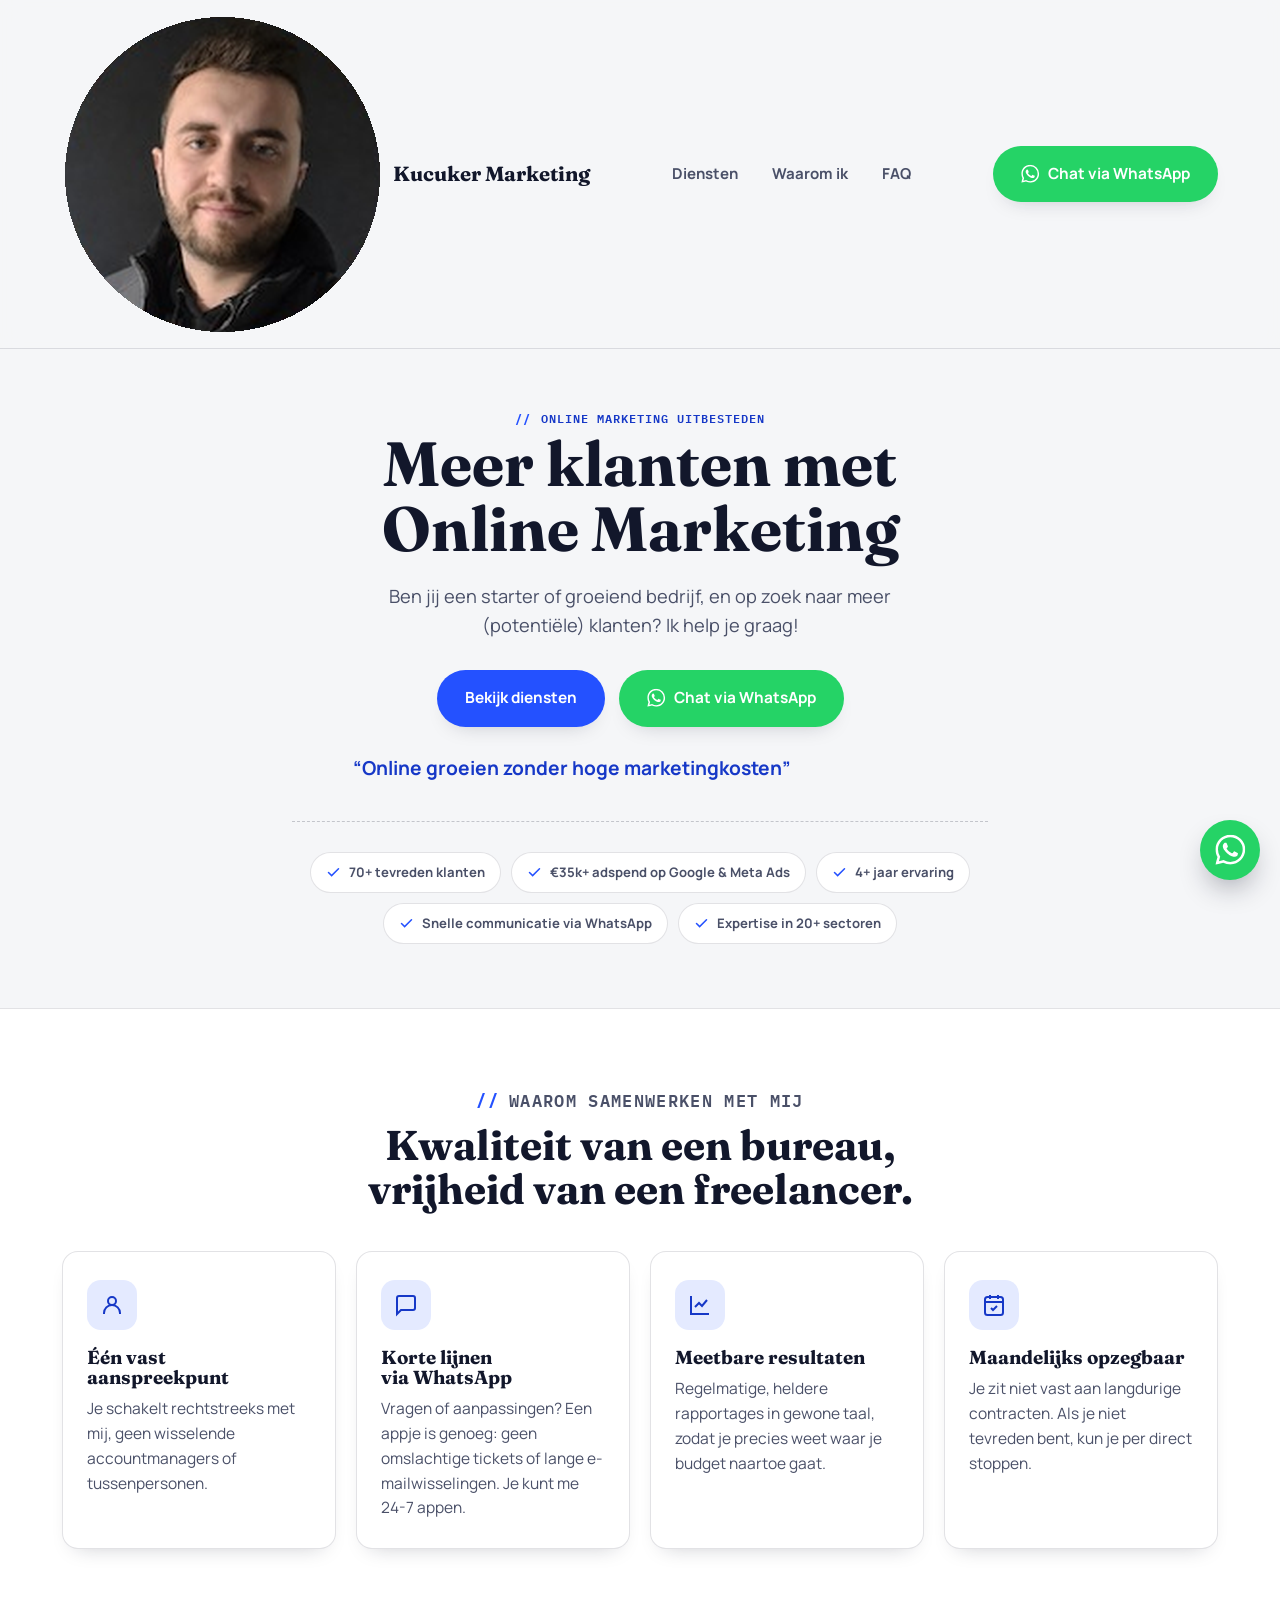
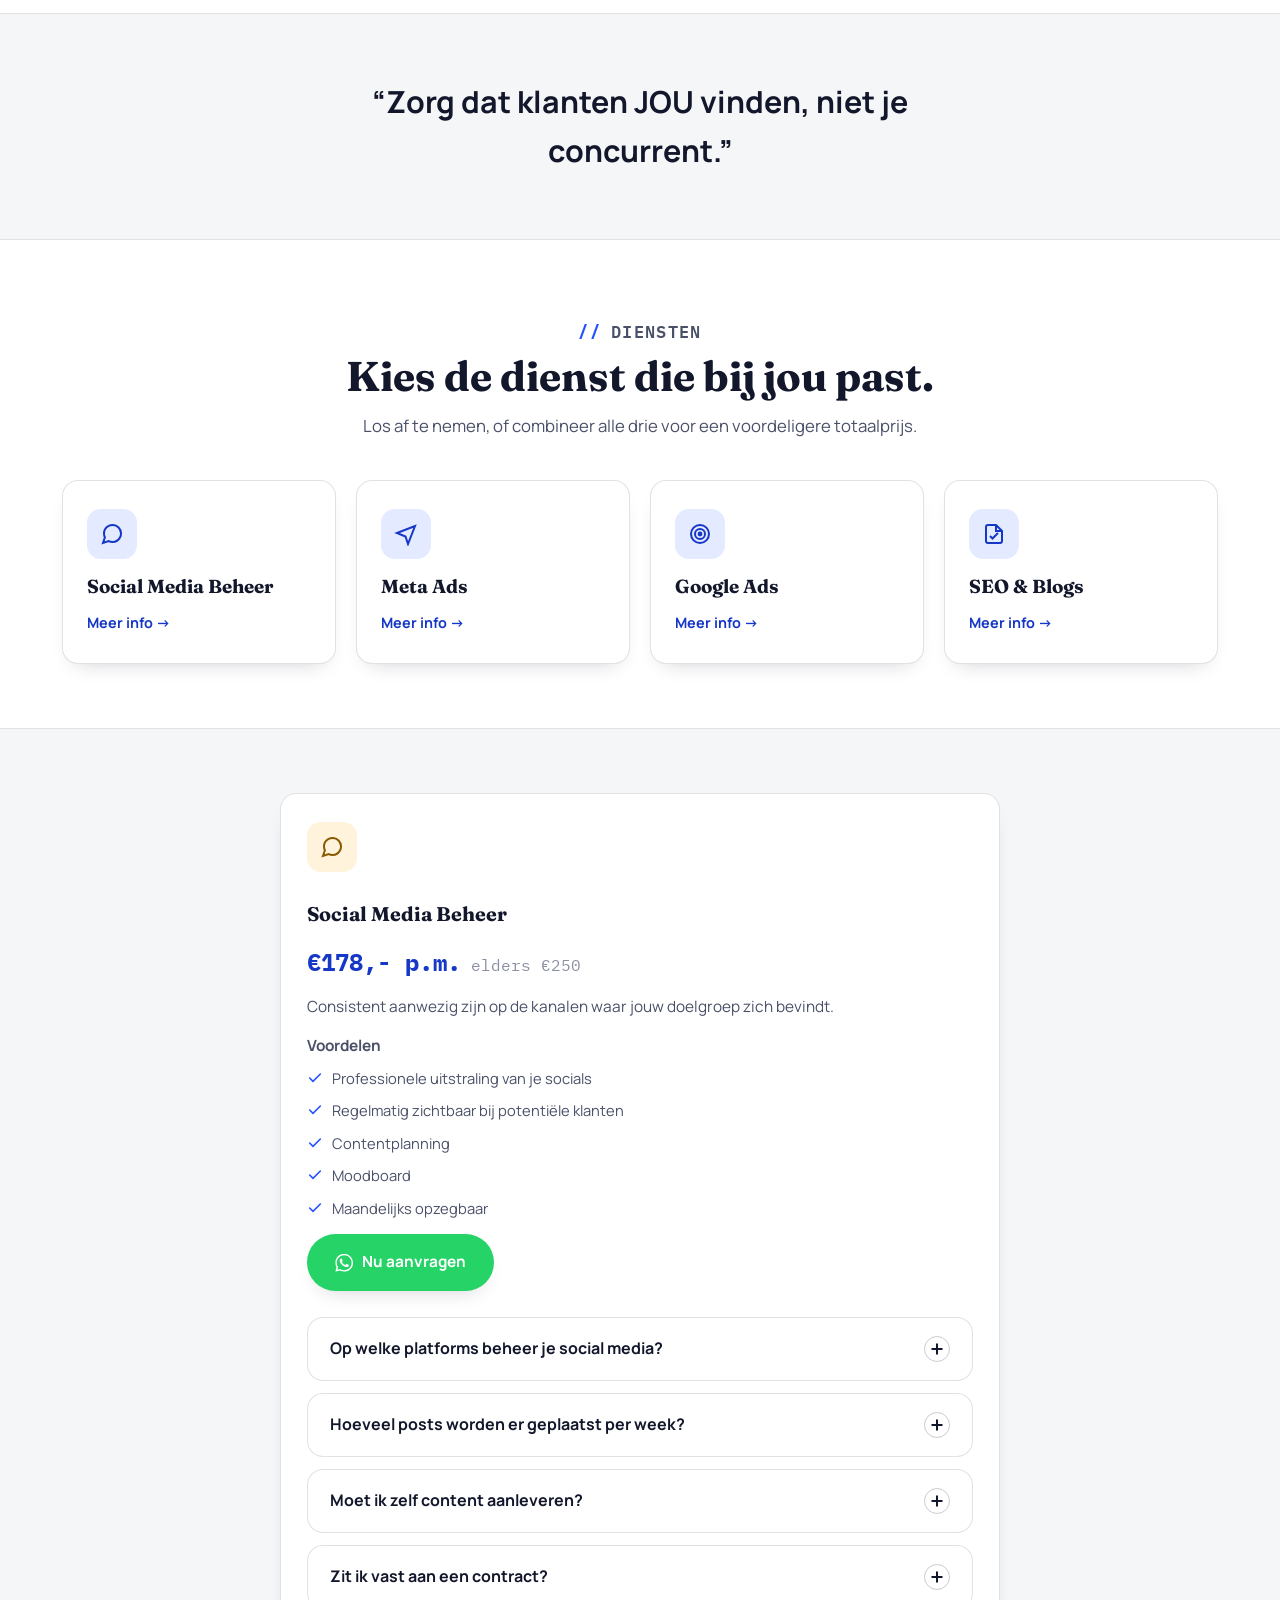
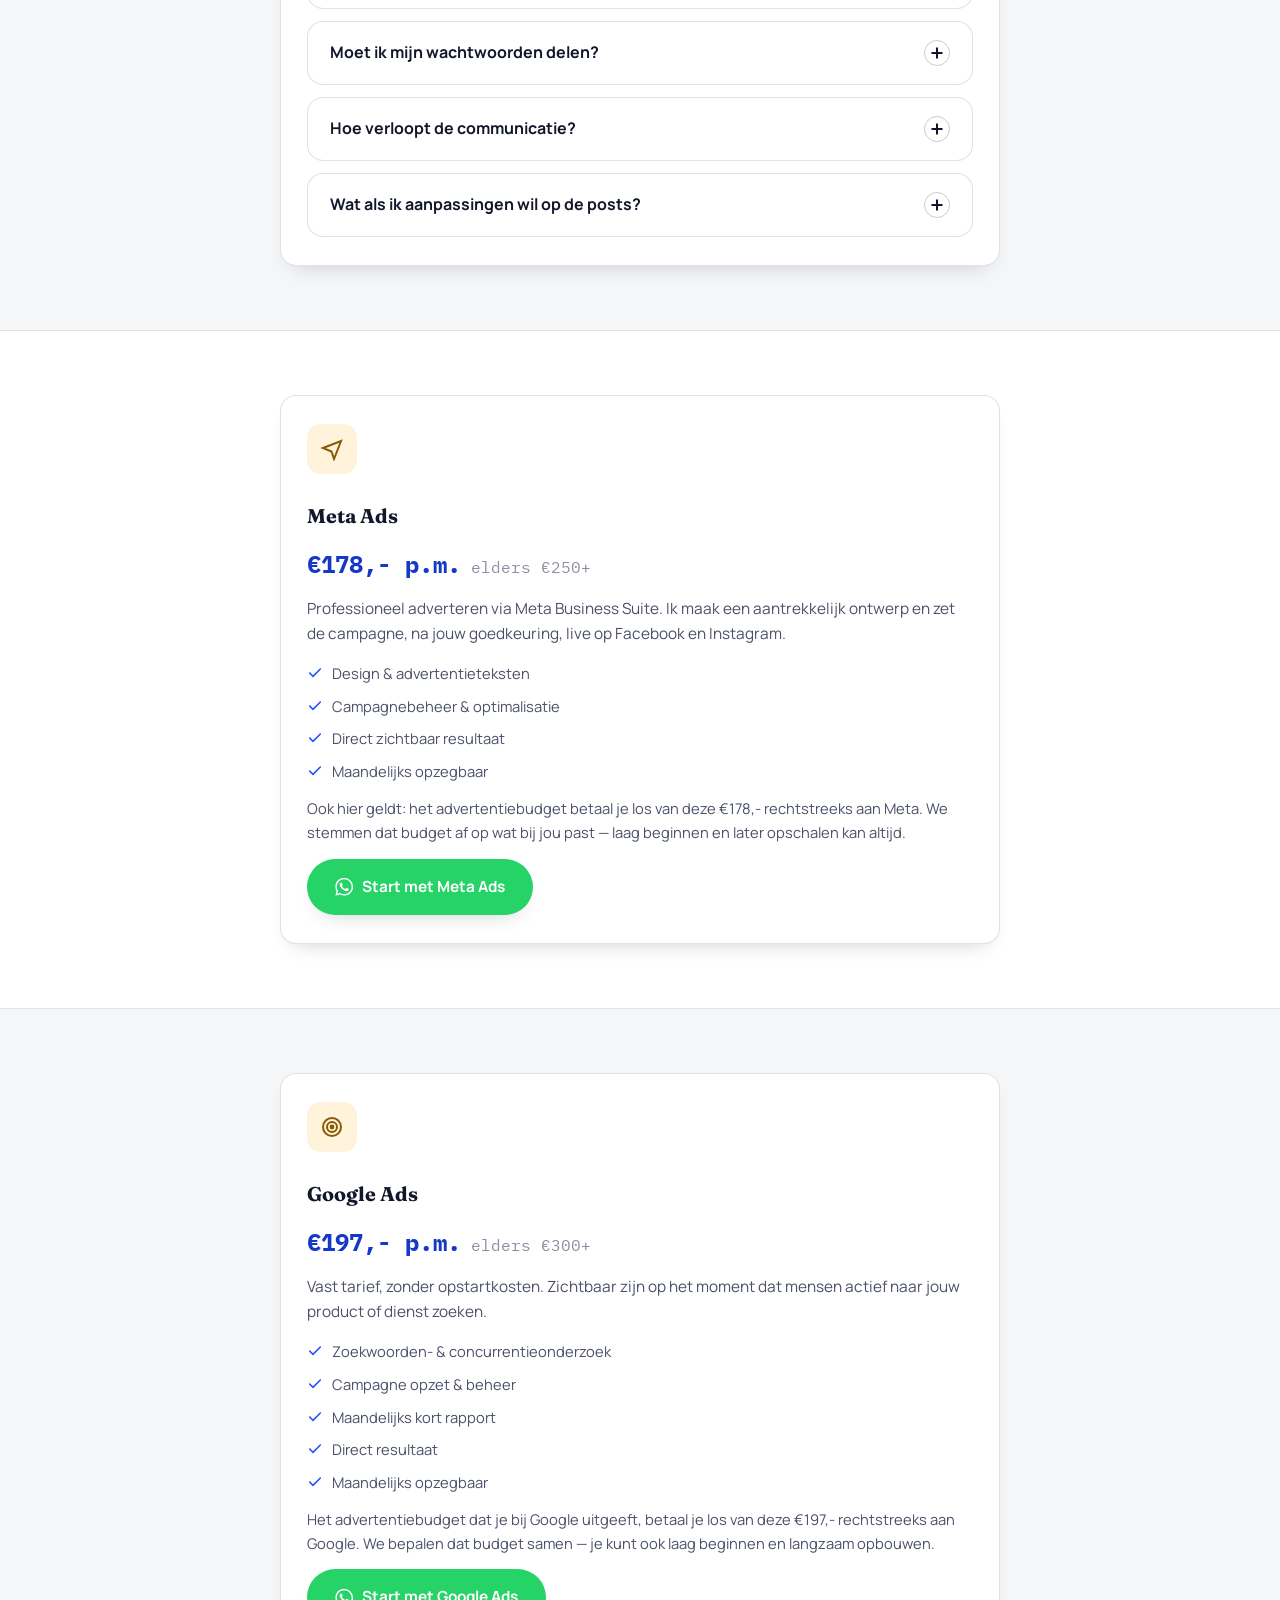
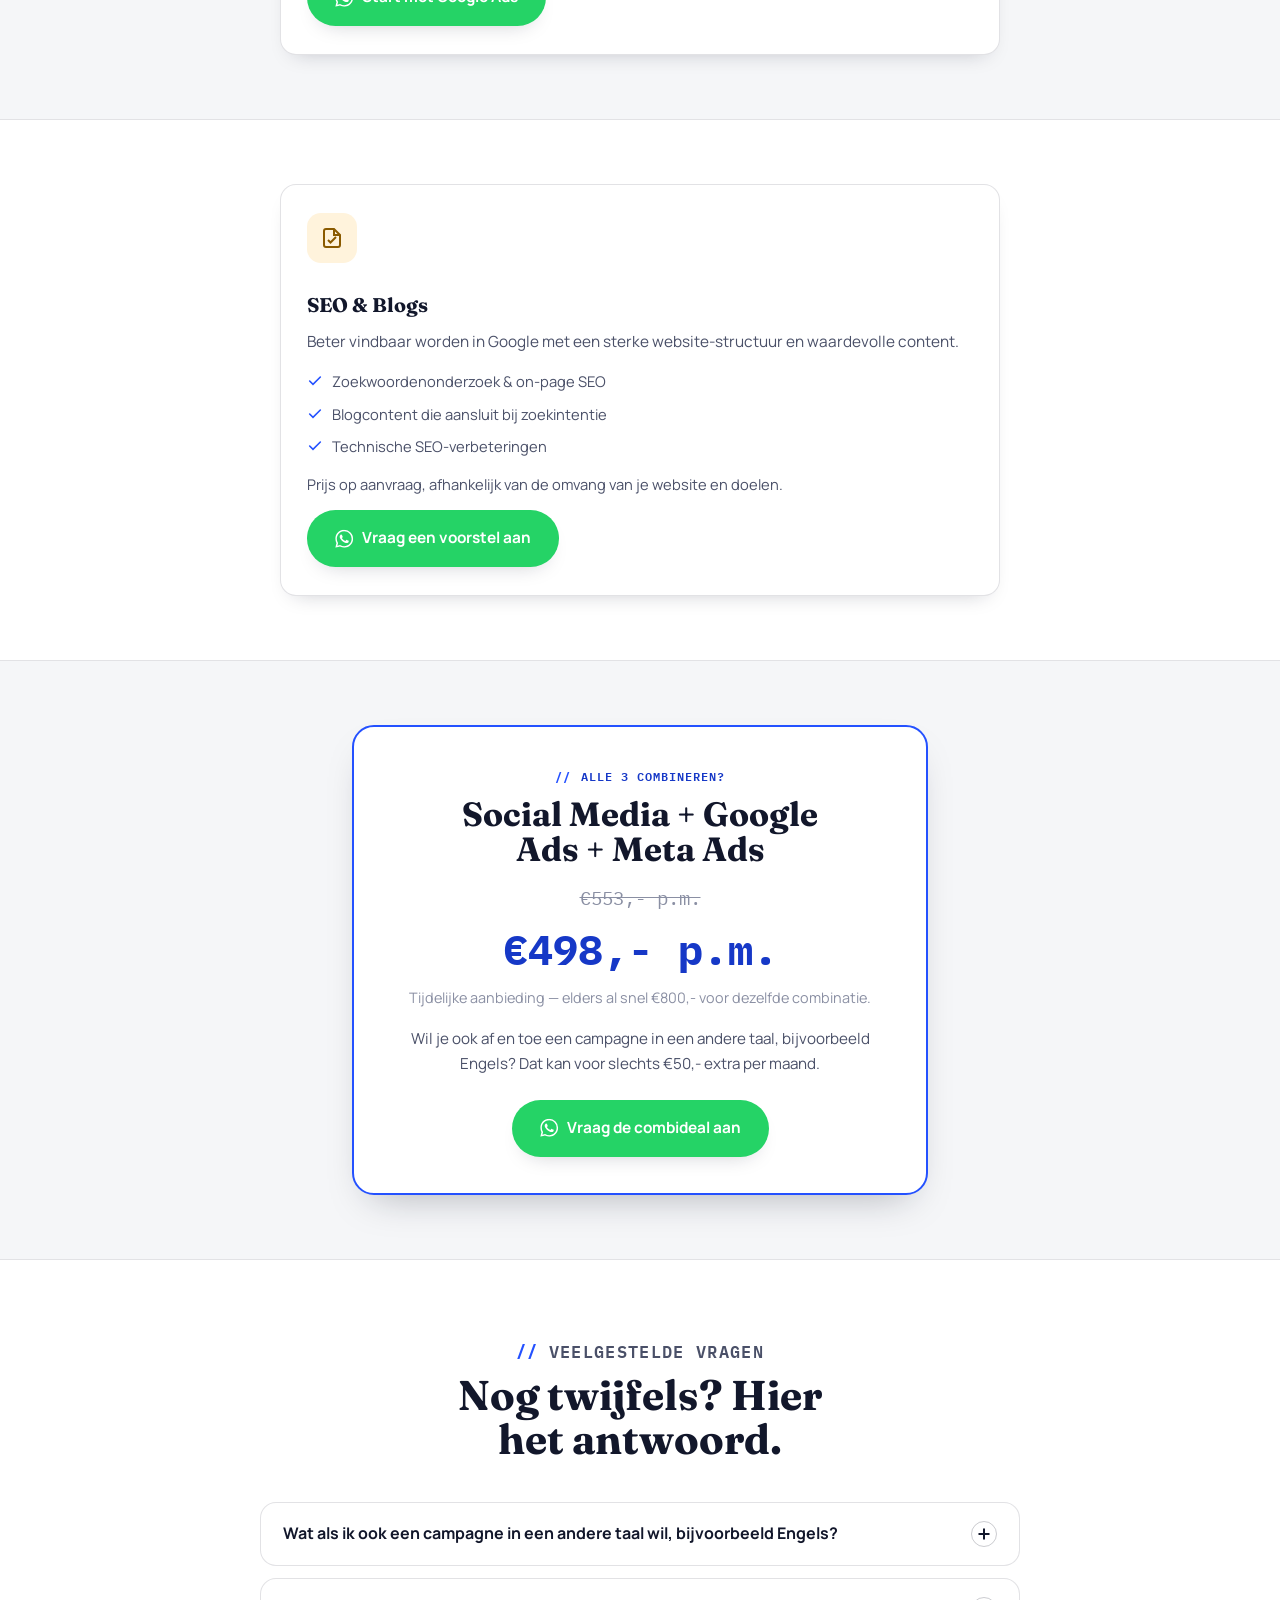
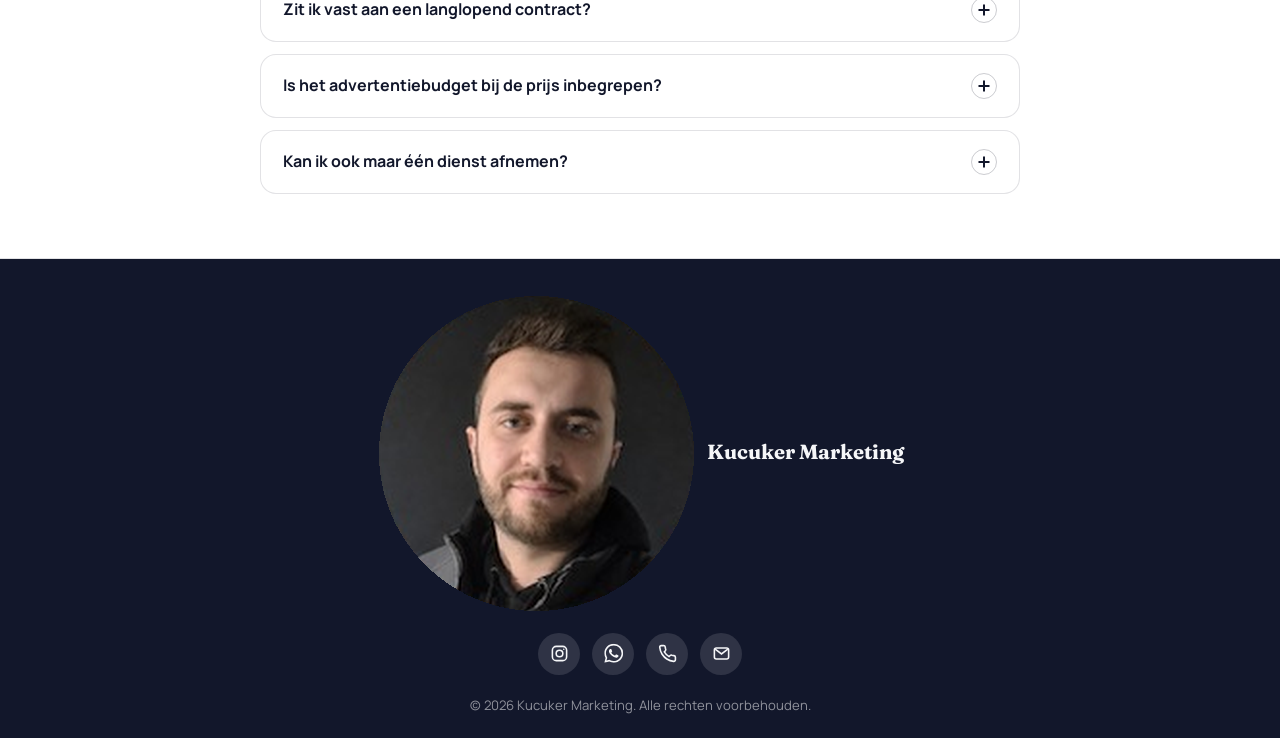
<file: index_2.html>
<!doctype html>
<html lang="nl">
<head>
<meta charset="UTF-8">
<meta name="viewport" content="width=device-width, initial-scale=1.0">
<title>Kucuker Marketing | Online Marketing Bureau</title>
<link rel="preconnect" href="https://fonts.googleapis.com">
<link rel="preconnect" href="https://fonts.gstatic.com" crossorigin>
<link rel="stylesheet" href="https://fonts.googleapis.com/css2?family=Fraunces:opsz,wght@9..144,500;9..144,600;9..144,700;9..144,800;9..144,900&family=Manrope:wght@400;500;600;700;800&family=IBM+Plex+Mono:wght@500;600;700&display=swap">
<link rel="stylesheet" href="index.css">
<script type="application/ld+json">
{
  "@context": "https://schema.org",
  "@type": "ProfessionalService",
  "name": "Kucuker Marketing",
  "url": "https://kucukermarketing.nl",
  "description": "Online marketing uitbesteden: social media beheer, Google Ads, Meta Ads en SEO & blogs voor zzp'ers en MKB.",
  "telephone": "+31 6 85 79 51 28",
  "areaServed": "Online / op afstand",
  "makesOffer": [
    {"@type":"Offer","itemOffered":{"@type":"Service","name":"Social Media Beheer"}},
    {"@type":"Offer","itemOffered":{"@type":"Service","name":"Google Ads"}},
    {"@type":"Offer","itemOffered":{"@type":"Service","name":"Meta Ads"}},
    {"@type":"Offer","itemOffered":{"@type":"Service","name":"SEO & Blogs"}}
  ]
}
</script>
</head>
<body>
<header class="site-header">
  <div class="wrap header-row">
    <a href="#top" class="logo" aria-label="Kucuker Marketing home">
      <img class="logo-photo" src="[data-uri]" alt="">
      <span class="logo-text">Kucuker Marketing</span>
    </a>

    <nav class="nav" aria-label="Primair">
      <a href="#diensten" class="nav-link" data-nav="diensten">Diensten</a>
      <a href="#waarom" class="nav-link" data-nav="waarom">Waarom ik</a>
      <a href="#faq" class="nav-link" data-nav="faq">FAQ</a>
    </nav>

    <div class="header-actions">
      <a href="https://wa.me/31685795128" class="btn btn-wa header-cta"><svg class="wa-icon" viewBox="0 0 24 24" fill="currentColor" width="18" height="18"><path d="M17.472 14.382c-.297-.149-1.758-.867-2.03-.967-.273-.099-.471-.148-.67.15-.197.297-.767.966-.94 1.164-.173.199-.347.223-.644.075-.297-.15-1.255-.463-2.39-1.475-.883-.788-1.48-1.761-1.653-2.059-.173-.297-.018-.458.13-.606.134-.133.298-.347.446-.52.149-.174.198-.298.298-.497.099-.198.05-.371-.025-.52-.075-.149-.669-1.612-.916-2.207-.242-.579-.487-.5-.669-.51-.173-.008-.371-.01-.57-.01-.198 0-.52.074-.792.372-.272.297-1.04 1.016-1.04 2.479 0 1.462 1.065 2.875 1.213 3.074.149.198 2.096 3.2 5.077 4.487.709.306 1.262.489 1.694.625.712.227 1.36.195 1.871.118.571-.085 1.758-.719 2.006-1.413.248-.694.248-1.289.173-1.413-.074-.124-.272-.198-.57-.347zm-5.421 7.403h-.004a9.87 9.87 0 01-5.031-1.378l-.361-.214-3.741.982.998-3.648-.235-.374a9.86 9.86 0 01-1.51-5.26c.001-5.45 4.436-9.884 9.888-9.884 2.64 0 5.122 1.03 6.988 2.898a9.825 9.825 0 012.893 6.994c-.003 5.45-4.437 9.884-9.885 9.884zm8.413-18.297A11.815 11.815 0 0012.05 0C5.495 0 .16 5.335.157 11.892c0 2.096.547 4.142 1.588 5.945L.057 24l6.305-1.654a11.882 11.882 0 005.683 1.448h.005c6.554 0 11.89-5.335 11.893-11.893a11.821 11.821 0 00-3.48-8.413z"/></svg>Chat via WhatsApp</a>
      <button class="menu-toggle" id="menuToggle" aria-expanded="false" aria-controls="mobilePanel" aria-label="Open menu">
        <svg id="iconMenu" width="20" height="20" viewBox="0 0 24 24" fill="none" stroke="currentColor" stroke-width="2.4" stroke-linecap="round"><path d="M3 6h18M3 12h18M3 18h18"/></svg>
        <svg id="iconClose" width="20" height="20" viewBox="0 0 24 24" fill="none" stroke="currentColor" stroke-width="2.4" stroke-linecap="round" hidden><path d="M6 6l12 12M18 6L6 18"/></svg>
      </button>
    </div>
  </div>

  <nav class="mobile-panel" id="mobilePanel" aria-label="Mobiel">
    <a href="#diensten" class="nav-link" data-nav="diensten">Diensten</a>
    <a href="#waarom" class="nav-link" data-nav="waarom">Waarom ik</a>
    <a href="#faq" class="nav-link" data-nav="faq">FAQ</a>
    <a href="https://wa.me/31685795128" class="btn btn-wa"><svg class="wa-icon" viewBox="0 0 24 24" fill="currentColor" width="18" height="18"><path d="M17.472 14.382c-.297-.149-1.758-.867-2.03-.967-.273-.099-.471-.148-.67.15-.197.297-.767.966-.94 1.164-.173.199-.347.223-.644.075-.297-.15-1.255-.463-2.39-1.475-.883-.788-1.48-1.761-1.653-2.059-.173-.297-.018-.458.13-.606.134-.133.298-.347.446-.52.149-.174.198-.298.298-.497.099-.198.05-.371-.025-.52-.075-.149-.669-1.612-.916-2.207-.242-.579-.487-.5-.669-.51-.173-.008-.371-.01-.57-.01-.198 0-.52.074-.792.372-.272.297-1.04 1.016-1.04 2.479 0 1.462 1.065 2.875 1.213 3.074.149.198 2.096 3.2 5.077 4.487.709.306 1.262.489 1.694.625.712.227 1.36.195 1.871.118.571-.085 1.758-.719 2.006-1.413.248-.694.248-1.289.173-1.413-.074-.124-.272-.198-.57-.347zm-5.421 7.403h-.004a9.87 9.87 0 01-5.031-1.378l-.361-.214-3.741.982.998-3.648-.235-.374a9.86 9.86 0 01-1.51-5.26c.001-5.45 4.436-9.884 9.888-9.884 2.64 0 5.122 1.03 6.988 2.898a9.825 9.825 0 012.893 6.994c-.003 5.45-4.437 9.884-9.885 9.884zm8.413-18.297A11.815 11.815 0 0012.05 0C5.495 0 .16 5.335.157 11.892c0 2.096.547 4.142 1.588 5.945L.057 24l6.305-1.654a11.882 11.882 0 005.683 1.448h.005c6.554 0 11.89-5.335 11.893-11.893a11.821 11.821 0 00-3.48-8.413z"/></svg>Chat via WhatsApp</a>
  </nav>
</header>

<main id="top">

  <!-- ===================== HERO ===================== -->
  <section class="hero hero-solo">
    <div class="wrap">
      <div>
        <p class="eyebrow">Online marketing uitbesteden</p>
        <h1>Meer klanten met<br>Online Marketing</h1>
        <p class="hero-lede">Ben jij een starter of groeiend bedrijf, en op zoek naar meer (potenti&euml;le) klanten? Ik help je graag!</p>
        <div class="hero-actions">
          <a href="#diensten" class="btn btn-primary">Bekijk diensten</a>
          <a href="https://wa.me/31685795128" class="btn btn-wa"><svg class="wa-icon" viewBox="0 0 24 24" fill="currentColor" width="18" height="18"><path d="M17.472 14.382c-.297-.149-1.758-.867-2.03-.967-.273-.099-.471-.148-.67.15-.197.297-.767.966-.94 1.164-.173.199-.347.223-.644.075-.297-.15-1.255-.463-2.39-1.475-.883-.788-1.48-1.761-1.653-2.059-.173-.297-.018-.458.13-.606.134-.133.298-.347.446-.52.149-.174.198-.298.298-.497.099-.198.05-.371-.025-.52-.075-.149-.669-1.612-.916-2.207-.242-.579-.487-.5-.669-.51-.173-.008-.371-.01-.57-.01-.198 0-.52.074-.792.372-.272.297-1.04 1.016-1.04 2.479 0 1.462 1.065 2.875 1.213 3.074.149.198 2.096 3.2 5.077 4.487.709.306 1.262.489 1.694.625.712.227 1.36.195 1.871.118.571-.085 1.758-.719 2.006-1.413.248-.694.248-1.289.173-1.413-.074-.124-.272-.198-.57-.347zm-5.421 7.403h-.004a9.87 9.87 0 01-5.031-1.378l-.361-.214-3.741.982.998-3.648-.235-.374a9.86 9.86 0 01-1.51-5.26c.001-5.45 4.436-9.884 9.888-9.884 2.64 0 5.122 1.03 6.988 2.898a9.825 9.825 0 012.893 6.994c-.003 5.45-4.437 9.884-9.885 9.884zm8.413-18.297A11.815 11.815 0 0012.05 0C5.495 0 .16 5.335.157 11.892c0 2.096.547 4.142 1.588 5.945L.057 24l6.305-1.654a11.882 11.882 0 005.683 1.448h.005c6.554 0 11.89-5.335 11.893-11.893a11.821 11.821 0 00-3.48-8.413z"/></svg>Chat via WhatsApp</a>
        </div>
        <p style="margin-top:26px;font-size:1.2rem;font-weight:700;color:var(--accent-ink);max-width:560px;">&ldquo;Online groeien zonder hoge marketingkosten&rdquo;</p>

        <div class="tag-strip">
          <span class="tag-chip"><svg viewBox="0 0 24 24" fill="none" stroke="currentColor" stroke-width="2.4" stroke-linecap="round"><path d="M20 6L9 17l-5-5"/></svg>70+ tevreden klanten</span>
          <span class="tag-chip"><svg viewBox="0 0 24 24" fill="none" stroke="currentColor" stroke-width="2.4" stroke-linecap="round"><path d="M20 6L9 17l-5-5"/></svg>&euro;35k+ adspend op Google &amp; Meta Ads</span>
          <span class="tag-chip"><svg viewBox="0 0 24 24" fill="none" stroke="currentColor" stroke-width="2.4" stroke-linecap="round"><path d="M20 6L9 17l-5-5"/></svg>4+ jaar ervaring</span>
          <span class="tag-chip"><svg viewBox="0 0 24 24" fill="none" stroke="currentColor" stroke-width="2.4" stroke-linecap="round"><path d="M20 6L9 17l-5-5"/></svg>Snelle communicatie via WhatsApp</span>
          <span class="tag-chip"><svg viewBox="0 0 24 24" fill="none" stroke="currentColor" stroke-width="2.4" stroke-linecap="round"><path d="M20 6L9 17l-5-5"/></svg>Expertise in 20+ sectoren</span>
        </div>
      </div>
    </div>
  </section>

  <!-- ===================== WAAROM ===================== -->
  <section class="section section-alt" id="waarom">
    <div class="wrap">
      <div class="section-head" style="margin-inline:auto;text-align:center;">
        <p class="eyebrow" style="justify-content:center;">Waarom samenwerken met mij</p>
        <h2>Kwaliteit van een bureau, vrijheid van een freelancer.</h2>
      </div>
      <div class="benefits-grid">
        <div class="benefit-card">
          <div class="benefit-icon"><svg viewBox="0 0 24 24" fill="none" stroke="currentColor" stroke-width="2"><circle cx="12" cy="8" r="4"/><path d="M4 21v-1a8 8 0 0116 0v1"/></svg></div>
          <h3>&Eacute;&eacute;n vast aanspreekpunt</h3>
          <p>Je schakelt rechtstreeks met mij, geen wisselende accountmanagers of tussenpersonen.</p>
        </div>
        <div class="benefit-card">
          <div class="benefit-icon"><svg viewBox="0 0 24 24" fill="none" stroke="currentColor" stroke-width="2"><path d="M21 15a2 2 0 01-2 2H7l-4 4V5a2 2 0 012-2h14a2 2 0 012 2z"/></svg></div>
          <h3>Korte lijnen via WhatsApp</h3>
          <p>Vragen of aanpassingen? Een appje is genoeg: geen omslachtige tickets of lange e-mailwisselingen. Je kunt me 24-7 appen.</p>
        </div>
        <div class="benefit-card">
          <div class="benefit-icon"><svg viewBox="0 0 24 24" fill="none" stroke="currentColor" stroke-width="2"><path d="M3 3v18h18"/><path d="M7 14l4-4 3 3 5-6"/></svg></div>
          <h3>Meetbare resultaten</h3>
          <p>Regelmatige, heldere rapportages in gewone taal, zodat je precies weet waar je budget naartoe gaat.</p>
        </div>
        <div class="benefit-card">
          <div class="benefit-icon"><svg viewBox="0 0 24 24" fill="none" stroke="currentColor" stroke-width="2"><rect x="3" y="4" width="18" height="18" rx="2.5"/><path d="M3 9h18M8 2v4M16 2v4"/><path d="M9 15l2 2 4-4"/></svg></div>
          <h3>Maandelijks opzegbaar</h3>
          <p>Je zit niet vast aan langdurige contracten. Als je niet tevreden bent, kun je per direct stoppen.</p>
        </div>
      </div>
    </div>
  </section>

  <!-- ===================== QUOTE ===================== -->
  <section class="section">
    <div class="wrap">
      <p style="text-align:center;font-weight:700;font-size:clamp(1.3rem,3.5vw,1.9rem);color:var(--ink);max-width:720px;margin-inline:auto;">&ldquo;Zorg dat klanten JOU vinden, niet je concurrent.&rdquo;</p>
    </div>
  </section>

  <!-- ===================== DIENSTEN ===================== -->
  <section class="section section-alt" id="diensten">
    <div class="wrap">
      <div class="section-head" style="margin-inline:auto;text-align:center;">
        <p class="eyebrow" style="justify-content:center;">Diensten</p>
        <h2>Kies de dienst die bij jou past.</h2>
        <p style="margin-inline:auto;">Los af te nemen, of combineer alle drie voor een voordeligere totaalprijs.</p>
      </div>
      <div class="benefits-grid">
        <a href="#socialmedia" class="benefit-card" style="text-decoration:none;color:inherit;">
          <div class="benefit-icon"><svg viewBox="0 0 24 24" fill="none" stroke="currentColor" stroke-width="2"><path d="M21 11.5a8.4 8.4 0 01-.9 3.8 8.5 8.5 0 01-7.6 4.7 8.4 8.4 0 01-3.8-.9L3 21l1.9-5.7a8.4 8.4 0 01-.9-3.8 8.5 8.5 0 014.7-7.6 8.4 8.4 0 013.8-.9h.5a8.48 8.48 0 018 8v.5z"/></svg></div>
          <h3>Social Media Beheer</h3>
          <span style="display:inline-flex;align-items:center;gap:6px;margin-top:6px;font-weight:700;font-size:0.9rem;color:var(--accent-ink);">Meer info &rarr;</span>
        </a>
        <a href="#meta-ads" class="benefit-card" style="text-decoration:none;color:inherit;">
          <div class="benefit-icon"><svg viewBox="0 0 24 24" fill="none" stroke="currentColor" stroke-width="2"><path d="M3 11l18-7-7 18-2.5-7.5L3 11z"/></svg></div>
          <h3>Meta Ads</h3>
          <span style="display:inline-flex;align-items:center;gap:6px;margin-top:6px;font-weight:700;font-size:0.9rem;color:var(--accent-ink);">Meer info &rarr;</span>
        </a>
        <a href="#google-ads" class="benefit-card" style="text-decoration:none;color:inherit;">
          <div class="benefit-icon"><svg viewBox="0 0 24 24" fill="none" stroke="currentColor" stroke-width="2"><circle cx="12" cy="12" r="9"/><circle cx="12" cy="12" r="5"/><circle cx="12" cy="12" r="1.4" fill="currentColor"/></svg></div>
          <h3>Google Ads</h3>
          <span style="display:inline-flex;align-items:center;gap:6px;margin-top:6px;font-weight:700;font-size:0.9rem;color:var(--accent-ink);">Meer info &rarr;</span>
        </a>
        <a href="#seo-blogs" class="benefit-card" style="text-decoration:none;color:inherit;">
          <div class="benefit-icon"><svg viewBox="0 0 24 24" fill="none" stroke="currentColor" stroke-width="2"><path d="M14 3H6a2 2 0 00-2 2v14a2 2 0 002 2h12a2 2 0 002-2V9z"/><path d="M14 3v6h6"/><path d="M8 14l2.5 2.5L16 11"/></svg></div>
          <h3>SEO &amp; Blogs</h3>
          <span style="display:inline-flex;align-items:center;gap:6px;margin-top:6px;font-weight:700;font-size:0.9rem;color:var(--accent-ink);">Meer info &rarr;</span>
        </a>
      </div>
    </div>
  </section>

  <!-- ===== Social Media Beheer ===== -->
  <section class="section" id="socialmedia">
    <div class="wrap">
      <div class="services-grid" style="grid-template-columns:1fr;max-width:720px;margin-inline:auto;">
        <div class="service-card">
          <div class="benefit-icon"><svg viewBox="0 0 24 24" fill="none" stroke="currentColor" stroke-width="2"><path d="M21 11.5a8.4 8.4 0 01-.9 3.8 8.5 8.5 0 01-7.6 4.7 8.4 8.4 0 01-3.8-.9L3 21l1.9-5.7a8.4 8.4 0 01-.9-3.8 8.5 8.5 0 014.7-7.6 8.4 8.4 0 013.8-.9h.5a8.48 8.48 0 018 8v.5z"/></svg></div>
          <h3>Social Media Beheer</h3>
          <div class="price-line"><span class="now">&euro;178,- p.m.</span><span class="was">elders &euro;250</span></div>
          <p>Consistent aanwezig zijn op de kanalen waar jouw doelgroep zich bevindt.</p>
          <p style="font-weight:700;margin-bottom:-8px;">Voordelen</p>
          <ul class="service-list">
            <li><svg viewBox="0 0 24 24" fill="none" stroke="currentColor" stroke-width="2.4" stroke-linecap="round"><path d="M20 6L9 17l-5-5"/></svg>Professionele uitstraling van je socials</li>
            <li><svg viewBox="0 0 24 24" fill="none" stroke="currentColor" stroke-width="2.4" stroke-linecap="round"><path d="M20 6L9 17l-5-5"/></svg>Regelmatig zichtbaar bij potenti&euml;le klanten</li>
            <li><svg viewBox="0 0 24 24" fill="none" stroke="currentColor" stroke-width="2.4" stroke-linecap="round"><path d="M20 6L9 17l-5-5"/></svg>Contentplanning</li>
            <li><svg viewBox="0 0 24 24" fill="none" stroke="currentColor" stroke-width="2.4" stroke-linecap="round"><path d="M20 6L9 17l-5-5"/></svg>Moodboard</li>
            <li><svg viewBox="0 0 24 24" fill="none" stroke="currentColor" stroke-width="2.4" stroke-linecap="round"><path d="M20 6L9 17l-5-5"/></svg>Maandelijks opzegbaar</li>
          </ul>
          <a href="https://wa.me/31685795128" class="btn btn-wa" style="align-self:flex-start;"><svg class="wa-icon" viewBox="0 0 24 24" fill="currentColor" width="18" height="18"><path d="M17.472 14.382c-.297-.149-1.758-.867-2.03-.967-.273-.099-.471-.148-.67.15-.197.297-.767.966-.94 1.164-.173.199-.347.223-.644.075-.297-.15-1.255-.463-2.39-1.475-.883-.788-1.48-1.761-1.653-2.059-.173-.297-.018-.458.13-.606.134-.133.298-.347.446-.52.149-.174.198-.298.298-.497.099-.198.05-.371-.025-.52-.075-.149-.669-1.612-.916-2.207-.242-.579-.487-.5-.669-.51-.173-.008-.371-.01-.57-.01-.198 0-.52.074-.792.372-.272.297-1.04 1.016-1.04 2.479 0 1.462 1.065 2.875 1.213 3.074.149.198 2.096 3.2 5.077 4.487.709.306 1.262.489 1.694.625.712.227 1.36.195 1.871.118.571-.085 1.758-.719 2.006-1.413.248-.694.248-1.289.173-1.413-.074-.124-.272-.198-.57-.347zm-5.421 7.403h-.004a9.87 9.87 0 01-5.031-1.378l-.361-.214-3.741.982.998-3.648-.235-.374a9.86 9.86 0 01-1.51-5.26c.001-5.45 4.436-9.884 9.888-9.884 2.64 0 5.122 1.03 6.988 2.898a9.825 9.825 0 012.893 6.994c-.003 5.45-4.437 9.884-9.885 9.884zm8.413-18.297A11.815 11.815 0 0012.05 0C5.495 0 .16 5.335.157 11.892c0 2.096.547 4.142 1.588 5.945L.057 24l6.305-1.654a11.882 11.882 0 005.683 1.448h.005c6.554 0 11.89-5.335 11.893-11.893a11.821 11.821 0 00-3.48-8.413z"/></svg>Nu aanvragen</a>

          <div class="faq-list" style="margin-top:12px;">
            <details class="faq-item">
              <summary>Op welke platforms beheer je social media?<span class="plus"></span></summary>
              <div class="faq-body">Ik verzorg onder andere Instagram, Facebook, LinkedIn &amp; TikTok, afhankelijk van jouw doelgroep en wensen.</div>
            </details>
            <details class="faq-item">
              <summary>Hoeveel posts worden er geplaatst per week?<span class="plus"></span></summary>
              <div class="faq-body">Het meest gekozen pakket is 2 posts per week, wat neerkomt op 8&ndash;9 posts per maand. In overleg kan dit meer of minder.</div>
            </details>
            <details class="faq-item">
              <summary>Moet ik zelf content aanleveren?<span class="plus"></span></summary>
              <div class="faq-body">Graag, maar het hoeft niet. Persoonlijke foto&rsquo;s leveren vaak meer interactie op op social media. Ik kan ook gebruikmaken van stockfoto&rsquo;s.</div>
            </details>
            <details class="faq-item">
              <summary>Zit ik vast aan een contract?<span class="plus"></span></summary>
              <div class="faq-body">Nee, je kunt flexibel samenwerken zonder langdurige verplichtingen: maandelijks opzegbaar!</div>
            </details>
            <details class="faq-item">
              <summary>Moet ik mijn wachtwoorden delen?<span class="plus"></span></summary>
              <div class="faq-body">Nee, dat hoeft helemaal niet! Door gebruik te maken van Rella, een socialmedia-programma, koppel jij zelf je accounts hieraan.</div>
            </details>
            <details class="faq-item">
              <summary>Hoe verloopt de communicatie?<span class="plus"></span></summary>
              <div class="faq-body">Via WhatsApp. Ik reageer meestal binnen een minuut.</div>
            </details>
            <details class="faq-item">
              <summary>Wat als ik aanpassingen wil op de posts?<span class="plus"></span></summary>
              <div class="faq-body">Voordat we beginnen met posten, ontvang je een moodboard met een overzicht van de gekozen kleuren, lettertypes, stijl en aankomende posts. Pas na jouw goedkeuring hierop, starten we met delen op je socials.</div>
            </details>
          </div>
        </div>
      </div>
    </div>
  </section>

<!-- ===== Meta Ads ===== -->
  <section class="section section-alt" id="meta-ads">
    <div class="wrap">
      <div class="services-grid" style="grid-template-columns:1fr;max-width:720px;margin-inline:auto;">
        <div class="service-card">
          <div class="benefit-icon"><svg viewBox="0 0 24 24" fill="none" stroke="currentColor" stroke-width="2"><path d="M3 11l18-7-7 18-2.5-7.5L3 11z"/></svg></div>
          <h3>Meta Ads</h3>
          <div class="price-line"><span class="now">&euro;178,- p.m.</span><span class="was">elders &euro;250+</span></div>
          <p>Professioneel adverteren via Meta Business Suite. Ik maak een aantrekkelijk ontwerp en zet de campagne, na jouw goedkeuring, live op Facebook en Instagram.</p>
          <ul class="service-list">
            <li><svg viewBox="0 0 24 24" fill="none" stroke="currentColor" stroke-width="2.4" stroke-linecap="round"><path d="M20 6L9 17l-5-5"/></svg>Design &amp; advertentieteksten</li>
            <li><svg viewBox="0 0 24 24" fill="none" stroke="currentColor" stroke-width="2.4" stroke-linecap="round"><path d="M20 6L9 17l-5-5"/></svg>Campagnebeheer &amp; optimalisatie</li>
            <li><svg viewBox="0 0 24 24" fill="none" stroke="currentColor" stroke-width="2.4" stroke-linecap="round"><path d="M20 6L9 17l-5-5"/></svg>Direct zichtbaar resultaat</li>
            <li><svg viewBox="0 0 24 24" fill="none" stroke="currentColor" stroke-width="2.4" stroke-linecap="round"><path d="M20 6L9 17l-5-5"/></svg>Maandelijks opzegbaar</li>
          </ul>
          <p style="color:var(--ink-soft);font-size:0.92rem;">Ook hier geldt: het advertentiebudget betaal je los van deze &euro;178,- rechtstreeks aan Meta. We stemmen dat budget af op wat bij jou past &mdash; laag beginnen en later opschalen kan altijd.</p>
          <a href="https://wa.me/31685795128" class="btn btn-wa" style="align-self:flex-start;"><svg class="wa-icon" viewBox="0 0 24 24" fill="currentColor" width="18" height="18"><path d="M17.472 14.382c-.297-.149-1.758-.867-2.03-.967-.273-.099-.471-.148-.67.15-.197.297-.767.966-.94 1.164-.173.199-.347.223-.644.075-.297-.15-1.255-.463-2.39-1.475-.883-.788-1.48-1.761-1.653-2.059-.173-.297-.018-.458.13-.606.134-.133.298-.347.446-.52.149-.174.198-.298.298-.497.099-.198.05-.371-.025-.52-.075-.149-.669-1.612-.916-2.207-.242-.579-.487-.5-.669-.51-.173-.008-.371-.01-.57-.01-.198 0-.52.074-.792.372-.272.297-1.04 1.016-1.04 2.479 0 1.462 1.065 2.875 1.213 3.074.149.198 2.096 3.2 5.077 4.487.709.306 1.262.489 1.694.625.712.227 1.36.195 1.871.118.571-.085 1.758-.719 2.006-1.413.248-.694.248-1.289.173-1.413-.074-.124-.272-.198-.57-.347zm-5.421 7.403h-.004a9.87 9.87 0 01-5.031-1.378l-.361-.214-3.741.982.998-3.648-.235-.374a9.86 9.86 0 01-1.51-5.26c.001-5.45 4.436-9.884 9.888-9.884 2.64 0 5.122 1.03 6.988 2.898a9.825 9.825 0 012.893 6.994c-.003 5.45-4.437 9.884-9.885 9.884zm8.413-18.297A11.815 11.815 0 0012.05 0C5.495 0 .16 5.335.157 11.892c0 2.096.547 4.142 1.588 5.945L.057 24l6.305-1.654a11.882 11.882 0 005.683 1.448h.005c6.554 0 11.89-5.335 11.893-11.893a11.821 11.821 0 00-3.48-8.413z"/></svg>Start met Meta Ads</a>
        </div>
      </div>
    </div>
  </section>

  <!-- ===== Google Ads ===== -->
  <section class="section" id="google-ads">
    <div class="wrap">
      <div class="services-grid" style="grid-template-columns:1fr;max-width:720px;margin-inline:auto;">
        <div class="service-card">
          <div class="benefit-icon"><svg viewBox="0 0 24 24" fill="none" stroke="currentColor" stroke-width="2"><circle cx="12" cy="12" r="9"/><circle cx="12" cy="12" r="5"/><circle cx="12" cy="12" r="1.4" fill="currentColor"/></svg></div>
          <h3>Google Ads</h3>
          <div class="price-line"><span class="now">&euro;197,- p.m.</span><span class="was">elders &euro;300+</span></div>
          <p>Vast tarief, zonder opstartkosten. Zichtbaar zijn op het moment dat mensen actief naar jouw product of dienst zoeken.</p>
          <ul class="service-list">
            <li><svg viewBox="0 0 24 24" fill="none" stroke="currentColor" stroke-width="2.4" stroke-linecap="round"><path d="M20 6L9 17l-5-5"/></svg>Zoekwoorden- &amp; concurrentieonderzoek</li>
            <li><svg viewBox="0 0 24 24" fill="none" stroke="currentColor" stroke-width="2.4" stroke-linecap="round"><path d="M20 6L9 17l-5-5"/></svg>Campagne opzet &amp; beheer</li>
            <li><svg viewBox="0 0 24 24" fill="none" stroke="currentColor" stroke-width="2.4" stroke-linecap="round"><path d="M20 6L9 17l-5-5"/></svg>Maandelijks kort rapport</li>
            <li><svg viewBox="0 0 24 24" fill="none" stroke="currentColor" stroke-width="2.4" stroke-linecap="round"><path d="M20 6L9 17l-5-5"/></svg>Direct resultaat</li>
            <li><svg viewBox="0 0 24 24" fill="none" stroke="currentColor" stroke-width="2.4" stroke-linecap="round"><path d="M20 6L9 17l-5-5"/></svg>Maandelijks opzegbaar</li>
          </ul>
          <p style="color:var(--ink-soft);font-size:0.92rem;">Het advertentiebudget dat je bij Google uitgeeft, betaal je los van deze &euro;197,- rechtstreeks aan Google. We bepalen dat budget samen &mdash; je kunt ook laag beginnen en langzaam opbouwen.</p>
          <a href="https://wa.me/31685795128" class="btn btn-wa" style="align-self:flex-start;"><svg class="wa-icon" viewBox="0 0 24 24" fill="currentColor" width="18" height="18"><path d="M17.472 14.382c-.297-.149-1.758-.867-2.03-.967-.273-.099-.471-.148-.67.15-.197.297-.767.966-.94 1.164-.173.199-.347.223-.644.075-.297-.15-1.255-.463-2.39-1.475-.883-.788-1.48-1.761-1.653-2.059-.173-.297-.018-.458.13-.606.134-.133.298-.347.446-.52.149-.174.198-.298.298-.497.099-.198.05-.371-.025-.52-.075-.149-.669-1.612-.916-2.207-.242-.579-.487-.5-.669-.51-.173-.008-.371-.01-.57-.01-.198 0-.52.074-.792.372-.272.297-1.04 1.016-1.04 2.479 0 1.462 1.065 2.875 1.213 3.074.149.198 2.096 3.2 5.077 4.487.709.306 1.262.489 1.694.625.712.227 1.36.195 1.871.118.571-.085 1.758-.719 2.006-1.413.248-.694.248-1.289.173-1.413-.074-.124-.272-.198-.57-.347zm-5.421 7.403h-.004a9.87 9.87 0 01-5.031-1.378l-.361-.214-3.741.982.998-3.648-.235-.374a9.86 9.86 0 01-1.51-5.26c.001-5.45 4.436-9.884 9.888-9.884 2.64 0 5.122 1.03 6.988 2.898a9.825 9.825 0 012.893 6.994c-.003 5.45-4.437 9.884-9.885 9.884zm8.413-18.297A11.815 11.815 0 0012.05 0C5.495 0 .16 5.335.157 11.892c0 2.096.547 4.142 1.588 5.945L.057 24l6.305-1.654a11.882 11.882 0 005.683 1.448h.005c6.554 0 11.89-5.335 11.893-11.893a11.821 11.821 0 00-3.48-8.413z"/></svg>Start met Google Ads</a>
        </div>
      </div>
    </div>
  </section>

  <!-- ===== SEO & Blogs ===== -->
  <section class="section section-alt" id="seo-blogs">
    <div class="wrap">
      <div class="services-grid" style="grid-template-columns:1fr;max-width:720px;margin-inline:auto;">
        <div class="service-card">
          <div class="benefit-icon"><svg viewBox="0 0 24 24" fill="none" stroke="currentColor" stroke-width="2"><path d="M14 3H6a2 2 0 00-2 2v14a2 2 0 002 2h12a2 2 0 002-2V9z"/><path d="M14 3v6h6"/><path d="M8 14l2.5 2.5L16 11"/></svg></div>
          <h3>SEO &amp; Blogs</h3>
          <p>Beter vindbaar worden in Google met een sterke website-structuur en waardevolle content.</p>
          <ul class="service-list">
            <li><svg viewBox="0 0 24 24" fill="none" stroke="currentColor" stroke-width="2.4" stroke-linecap="round"><path d="M20 6L9 17l-5-5"/></svg>Zoekwoordenonderzoek &amp; on-page SEO</li>
            <li><svg viewBox="0 0 24 24" fill="none" stroke="currentColor" stroke-width="2.4" stroke-linecap="round"><path d="M20 6L9 17l-5-5"/></svg>Blogcontent die aansluit bij zoekintentie</li>
            <li><svg viewBox="0 0 24 24" fill="none" stroke="currentColor" stroke-width="2.4" stroke-linecap="round"><path d="M20 6L9 17l-5-5"/></svg>Technische SEO-verbeteringen</li>
          </ul>
          <p style="color:var(--ink-soft);font-size:0.92rem;">Prijs op aanvraag, afhankelijk van de omvang van je website en doelen.</p>
          <a href="https://wa.me/31685795128" class="btn btn-wa" style="align-self:flex-start;"><svg class="wa-icon" viewBox="0 0 24 24" fill="currentColor" width="18" height="18"><path d="M17.472 14.382c-.297-.149-1.758-.867-2.03-.967-.273-.099-.471-.148-.67.15-.197.297-.767.966-.94 1.164-.173.199-.347.223-.644.075-.297-.15-1.255-.463-2.39-1.475-.883-.788-1.48-1.761-1.653-2.059-.173-.297-.018-.458.13-.606.134-.133.298-.347.446-.52.149-.174.198-.298.298-.497.099-.198.05-.371-.025-.52-.075-.149-.669-1.612-.916-2.207-.242-.579-.487-.5-.669-.51-.173-.008-.371-.01-.57-.01-.198 0-.52.074-.792.372-.272.297-1.04 1.016-1.04 2.479 0 1.462 1.065 2.875 1.213 3.074.149.198 2.096 3.2 5.077 4.487.709.306 1.262.489 1.694.625.712.227 1.36.195 1.871.118.571-.085 1.758-.719 2.006-1.413.248-.694.248-1.289.173-1.413-.074-.124-.272-.198-.57-.347zm-5.421 7.403h-.004a9.87 9.87 0 01-5.031-1.378l-.361-.214-3.741.982.998-3.648-.235-.374a9.86 9.86 0 01-1.51-5.26c.001-5.45 4.436-9.884 9.888-9.884 2.64 0 5.122 1.03 6.988 2.898a9.825 9.825 0 012.893 6.994c-.003 5.45-4.437 9.884-9.885 9.884zm8.413-18.297A11.815 11.815 0 0012.05 0C5.495 0 .16 5.335.157 11.892c0 2.096.547 4.142 1.588 5.945L.057 24l6.305-1.654a11.882 11.882 0 005.683 1.448h.005c6.554 0 11.89-5.335 11.893-11.893a11.821 11.821 0 00-3.48-8.413z"/></svg>Vraag een voorstel aan</a>
        </div>
      </div>
    </div>
  </section>

  <!-- ===== Combo-aanbieding ===== -->
  <section class="section">
    <div class="wrap" style="max-width:640px;margin-inline:auto;">
      <div class="combo-card">
        <p class="eyebrow">Alle 3 combineren?</p>
        <h2 style="font-size:clamp(1.6rem,4vw,2.1rem);margin-top:8px;">Social Media + Google Ads + Meta Ads</h2>
        <div class="combo-old">&euro;553,- p.m.</div>
        <div class="combo-new">&euro;498,- p.m.</div>
        <p class="combo-elsewhere">Tijdelijke aanbieding &mdash; elders al snel &euro;800,- voor dezelfde combinatie.</p>
        <p class="combo-note">Wil je ook af en toe een campagne in een andere taal, bijvoorbeeld Engels? Dat kan voor slechts &euro;50,- extra per maand.</p>
        <div class="hero-actions" style="justify-content:center;margin-top:24px;">
          <a href="https://wa.me/31685795128" class="btn btn-wa"><svg class="wa-icon" viewBox="0 0 24 24" fill="currentColor" width="18" height="18"><path d="M17.472 14.382c-.297-.149-1.758-.867-2.03-.967-.273-.099-.471-.148-.67.15-.197.297-.767.966-.94 1.164-.173.199-.347.223-.644.075-.297-.15-1.255-.463-2.39-1.475-.883-.788-1.48-1.761-1.653-2.059-.173-.297-.018-.458.13-.606.134-.133.298-.347.446-.52.149-.174.198-.298.298-.497.099-.198.05-.371-.025-.52-.075-.149-.669-1.612-.916-2.207-.242-.579-.487-.5-.669-.51-.173-.008-.371-.01-.57-.01-.198 0-.52.074-.792.372-.272.297-1.04 1.016-1.04 2.479 0 1.462 1.065 2.875 1.213 3.074.149.198 2.096 3.2 5.077 4.487.709.306 1.262.489 1.694.625.712.227 1.36.195 1.871.118.571-.085 1.758-.719 2.006-1.413.248-.694.248-1.289.173-1.413-.074-.124-.272-.198-.57-.347zm-5.421 7.403h-.004a9.87 9.87 0 01-5.031-1.378l-.361-.214-3.741.982.998-3.648-.235-.374a9.86 9.86 0 01-1.51-5.26c.001-5.45 4.436-9.884 9.888-9.884 2.64 0 5.122 1.03 6.988 2.898a9.825 9.825 0 012.893 6.994c-.003 5.45-4.437 9.884-9.885 9.884zm8.413-18.297A11.815 11.815 0 0012.05 0C5.495 0 .16 5.335.157 11.892c0 2.096.547 4.142 1.588 5.945L.057 24l6.305-1.654a11.882 11.882 0 005.683 1.448h.005c6.554 0 11.89-5.335 11.893-11.893a11.821 11.821 0 00-3.48-8.413z"/></svg>Vraag de combideal aan</a>
        </div>
      </div>
    </div>
  </section>

  <!-- ===================== FAQ ===================== -->
  <section class="section section-alt" id="faq">
    <div class="wrap">
      <div class="section-head" style="margin-inline:auto;text-align:center;">
        <p class="eyebrow" style="justify-content:center;">Veelgestelde vragen</p>
        <h2>Nog twijfels? Hier het antwoord.</h2>
      </div>
      <div class="faq-list" style="margin-inline:auto;">
        <details class="faq-item">
          <summary>Wat als ik ook een campagne in een andere taal wil, bijvoorbeeld Engels?<span class="plus"></span></summary>
          <div class="faq-body">Dat kan gewoon &mdash; een extra campagne in een andere taal kost slechts &euro;50,- extra per maand.</div>
        </details>
        <details class="faq-item">
          <summary>Zit ik vast aan een langlopend contract?<span class="plus"></span></summary>
          <div class="faq-body">Nee. Alle diensten zijn maandelijks opzegbaar, zonder lange looptijden of aansluitkosten.</div>
        </details>
        <details class="faq-item">
          <summary>Is het advertentiebudget bij de prijs inbegrepen?<span class="plus"></span></summary>
          <div class="faq-body">Nee. De genoemde prijzen zijn voor mijn beheer en werk. Het advertentiebudget dat je bij Google of Meta uitgeeft, betaal je daarnaast rechtstreeks &mdash; we bepalen dat budget samen, en je kunt laag beginnen en later opschalen.</div>
        </details>
        <details class="faq-item">
          <summary>Kan ik ook maar &eacute;&eacute;n dienst afnemen?<span class="plus"></span></summary>
          <div class="faq-body">Zeker. Je kiest zelf of je &eacute;&eacute;n dienst afneemt, of de combinatie van alle drie voor een voordeligere totaalprijs.</div>
        </details>
      </div>
    </div>
  </section>

</main>

<footer class="site-footer">
  <div class="wrap footer-inner">
    <div class="footer-logo">
      <img class="logo-photo" src="[data-uri]" alt="">
      <span class="logo-text">Kucuker Marketing</span>
    </div>

    <div class="footer-social">
      <a class="footer-icon" href="https://instagram.com/u.kucuker" target="_blank" rel="noopener" aria-label="Instagram van Kucuker Marketing">
        <svg viewBox="0 0 24 24" fill="none" stroke="currentColor" stroke-width="2"><rect x="3" y="3" width="18" height="18" rx="5"/><circle cx="12" cy="12" r="4.2"/><circle cx="17.4" cy="6.6" r="1" fill="currentColor" stroke="none"/></svg>
      </a>
      <a class="footer-icon" href="https://wa.me/31685795128" aria-label="WhatsApp Kucuker Marketing">
        <svg class="wa-icon" viewBox="0 0 24 24" fill="currentColor"><path d="M17.472 14.382c-.297-.149-1.758-.867-2.03-.967-.273-.099-.471-.148-.67.15-.197.297-.767.966-.94 1.164-.173.199-.347.223-.644.075-.297-.15-1.255-.463-2.39-1.475-.883-.788-1.48-1.761-1.653-2.059-.173-.297-.018-.458.13-.606.134-.133.298-.347.446-.52.149-.174.198-.298.298-.497.099-.198.05-.371-.025-.52-.075-.149-.669-1.612-.916-2.207-.242-.579-.487-.5-.669-.51-.173-.008-.371-.01-.57-.01-.198 0-.52.074-.792.372-.272.297-1.04 1.016-1.04 2.479 0 1.462 1.065 2.875 1.213 3.074.149.198 2.096 3.2 5.077 4.487.709.306 1.262.489 1.694.625.712.227 1.36.195 1.871.118.571-.085 1.758-.719 2.006-1.413.248-.694.248-1.289.173-1.413-.074-.124-.272-.198-.57-.347zm-5.421 7.403h-.004a9.87 9.87 0 01-5.031-1.378l-.361-.214-3.741.982.998-3.648-.235-.374a9.86 9.86 0 01-1.51-5.26c.001-5.45 4.436-9.884 9.888-9.884 2.64 0 5.122 1.03 6.988 2.898a9.825 9.825 0 012.893 6.994c-.003 5.45-4.437 9.884-9.885 9.884zm8.413-18.297A11.815 11.815 0 0012.05 0C5.495 0 .16 5.335.157 11.892c0 2.096.547 4.142 1.588 5.945L.057 24l6.305-1.654a11.882 11.882 0 005.683 1.448h.005c6.554 0 11.89-5.335 11.893-11.893a11.821 11.821 0 00-3.48-8.413z"/></svg>
      </a>
      <a class="footer-icon" href="tel:+31685795128" aria-label="Bel Kucuker Marketing">
        <svg viewBox="0 0 24 24" fill="none" stroke="currentColor" stroke-width="2"><path d="M22 16.9v3a2 2 0 01-2.2 2 19.8 19.8 0 01-8.6-3 19.5 19.5 0 01-6-6 19.8 19.8 0 01-3-8.7A2 2 0 014.1 2h3a2 2 0 012 1.7c.1.9.3 1.8.6 2.7a2 2 0 01-.4 2.1L8 9.9a16 16 0 006 6l1.4-1.4a2 2 0 012.1-.4c.9.3 1.8.5 2.7.6a2 2 0 011.8 2z"/></svg>
      </a>
      <a class="footer-icon" href="mailto:ummetkucuker@hotmail.com" aria-label="E-mail Kucuker Marketing">
        <svg viewBox="0 0 24 24" fill="none" stroke="currentColor" stroke-width="2"><rect x="3" y="5" width="18" height="14" rx="2.5"/><path d="M4 6.5l8 6 8-6"/></svg>
      </a>
    </div>

    <div class="footer-bottom">
      <span>&copy; <span id="year"></span> Kucuker Marketing. Alle rechten voorbehouden.</span>
    </div>
  </div>
</footer>

<a class="wa-float" href="https://wa.me/31685795128" aria-label="Chat via WhatsApp">
  <svg class="wa-icon" viewBox="0 0 24 24" fill="currentColor"><path d="M17.472 14.382c-.297-.149-1.758-.867-2.03-.967-.273-.099-.471-.148-.67.15-.197.297-.767.966-.94 1.164-.173.199-.347.223-.644.075-.297-.15-1.255-.463-2.39-1.475-.883-.788-1.48-1.761-1.653-2.059-.173-.297-.018-.458.13-.606.134-.133.298-.347.446-.52.149-.174.198-.298.298-.497.099-.198.05-.371-.025-.52-.075-.149-.669-1.612-.916-2.207-.242-.579-.487-.5-.669-.51-.173-.008-.371-.01-.57-.01-.198 0-.52.074-.792.372-.272.297-1.04 1.016-1.04 2.479 0 1.462 1.065 2.875 1.213 3.074.149.198 2.096 3.2 5.077 4.487.709.306 1.262.489 1.694.625.712.227 1.36.195 1.871.118.571-.085 1.758-.719 2.006-1.413.248-.694.248-1.289.173-1.413-.074-.124-.272-.198-.57-.347zm-5.421 7.403h-.004a9.87 9.87 0 01-5.031-1.378l-.361-.214-3.741.982.998-3.648-.235-.374a9.86 9.86 0 01-1.51-5.26c.001-5.45 4.436-9.884 9.888-9.884 2.64 0 5.122 1.03 6.988 2.898a9.825 9.825 0 012.893 6.994c-.003 5.45-4.437 9.884-9.885 9.884zm8.413-18.297A11.815 11.815 0 0012.05 0C5.495 0 .16 5.335.157 11.892c0 2.096.547 4.142 1.588 5.945L.057 24l6.305-1.654a11.882 11.882 0 005.683 1.448h.005c6.554 0 11.89-5.335 11.893-11.893a11.821 11.821 0 00-3.48-8.413z"/></svg>
</a>

<script>
(function(){
  "use strict";

  var menuToggle = document.getElementById("menuToggle");
  var mobilePanel = document.getElementById("mobilePanel");
  var iconMenu = document.getElementById("iconMenu");
  var iconClose = document.getElementById("iconClose");

  function closeMobileMenu(){
    if(!mobilePanel) return;
    mobilePanel.classList.remove("open");
    if(menuToggle) menuToggle.setAttribute("aria-expanded","false");
    if(iconMenu) iconMenu.hidden = false;
    if(iconClose) iconClose.hidden = true;
  }

  if(menuToggle){
    menuToggle.addEventListener("click", function(){
      var open = mobilePanel.classList.toggle("open");
      menuToggle.setAttribute("aria-expanded", open ? "true" : "false");
      iconMenu.hidden = open;
      iconClose.hidden = !open;
    });
  }

  document.querySelectorAll('.nav-link, .mobile-panel a.btn, .pill-nav a').forEach(function(a){
    a.addEventListener("click", function(){ closeMobileMenu(); });
  });

  var sections = ["waarom","diensten","faq"].map(function(id){ return document.getElementById(id); }).filter(Boolean);
  var navLinks = document.querySelectorAll("[data-nav]");
  function onScroll(){
    var pos = window.scrollY + 110;
    var current = null;
    sections.forEach(function(sec){
      if(sec.offsetTop <= pos) current = sec.id;
    });
    navLinks.forEach(function(a){
      if(current && a.getAttribute("data-nav") === current){ a.classList.add("active"); }
      else { a.classList.remove("active"); }
    });
  }
  window.addEventListener("scroll", onScroll, {passive:true});
  onScroll();

  var yearEl = document.getElementById("year");
  if(yearEl) yearEl.textContent = new Date().getFullYear();
})();
</script>

</body>
</html>
</file>
<file: index.css>
:root{
    --bg:#F5F6F8;
    --surface:#FFFFFF;
    --surface-2:#E8EAEF;
    --ink:#12172B;
    --ink-soft:#4A5068;
    --ink-faint:#8A8FA3;
    --line:rgba(18,23,43,0.12);
    --line-strong:rgba(18,23,43,0.22);
    --accent:#2451FF;
    --accent-ink:#1638C7;
    --accent-soft:#E4EAFF;
    --amber:#FFB020;
    --amber-ink:#8A5A00;
    --amber-soft:#FFF3DC;
    --wa:#25D366;
    --wa-dark:#128C50;
    --header-bg:rgba(245,246,248,0.88);
    --banner-outline:rgba(255,255,255,0.3);
    --inverse-chip-bg:rgba(255,255,255,0.12);
    --inverse-accent:#FFB020;
    --radius-lg:22px;
    --radius:16px;
    --radius-sm:10px;
    --shadow:0 18px 40px -20px rgba(18,23,43,0.35);
    --shadow-sm:0 10px 22px -14px rgba(18,23,43,0.28);
    --font-display:'Fraunces','Iowan Old Style',Georgia,serif;
    --font-body:'Manrope','Segoe UI',system-ui,sans-serif;
    --font-mono:'IBM Plex Mono','SFMono-Regular',ui-monospace,monospace;
    --maxw:1220px;
    color-scheme:light;
  }
  @media (prefers-color-scheme: dark){
    :root:not([data-theme="light"]){
      --bg:#0B0E1A;
      --surface:#141827;
      --surface-2:#1C2233;
      --ink:#F1F2F6;
      --ink-soft:#B9BDD1;
      --ink-faint:#7C81A0;
      --line:rgba(255,255,255,0.12);
      --line-strong:rgba(255,255,255,0.22);
      --accent:#6E93FF;
      --accent-ink:#C3D2FF;
      --accent-soft:rgba(110,147,255,0.16);
      --amber:#FFC661;
      --amber-ink:#FFD9A0;
      --amber-soft:rgba(255,198,97,0.14);
      --header-bg:rgba(11,14,26,0.88);
      --banner-outline:rgba(18,23,43,0.32);
      --inverse-chip-bg:rgba(18,23,43,0.12);
      --inverse-accent:#8A5A00;
      --shadow:0 18px 40px -20px rgba(0,0,0,0.6);
      --shadow-sm:0 10px 22px -14px rgba(0,0,0,0.55);
      color-scheme:dark;
    }
  }
  :root[data-theme="dark"]{
    --bg:#0B0E1A;
    --surface:#141827;
    --surface-2:#1C2233;
    --ink:#F1F2F6;
    --ink-soft:#B9BDD1;
    --ink-faint:#7C81A0;
    --line:rgba(255,255,255,0.12);
    --line-strong:rgba(255,255,255,0.22);
    --accent:#6E93FF;
    --accent-ink:#C3D2FF;
    --accent-soft:rgba(110,147,255,0.16);
    --amber:#FFC661;
    --amber-ink:#FFD9A0;
    --amber-soft:rgba(255,198,97,0.14);
    --header-bg:rgba(11,14,26,0.88);
    --banner-outline:rgba(18,23,43,0.32);
    --inverse-chip-bg:rgba(18,23,43,0.12);
    --inverse-accent:#8A5A00;
    --shadow:0 18px 40px -20px rgba(0,0,0,0.6);
    --shadow-sm:0 10px 22px -14px rgba(0,0,0,0.55);
    color-scheme:dark;
  }

  *{box-sizing:border-box;}
  body{
    margin:0;background:var(--bg);color:var(--ink);font-family:var(--font-body);
    font-size:16px;line-height:1.6;-webkit-font-smoothing:antialiased;overflow-x:hidden;
  }
  img,svg{max-width:100%;display:block;}
  a{color:inherit;}
  ul{margin:0;padding:0;list-style:none;}
  button{font-family:inherit;}
  h1,h2,h3,h4{font-family:var(--font-display);font-weight:700;line-height:1.05;text-wrap:balance;margin:0;color:var(--ink);}
  p{margin:0;}
  .wrap{max-width:var(--maxw);margin:0 auto;padding-inline:20px;}
  @media (min-width:640px){.wrap{padding-inline:32px;}}

  .eyebrow{
    display:inline-flex;align-items:center;gap:10px;font-family:var(--font-mono);font-weight:600;
    font-size:0.78rem;text-transform:uppercase;letter-spacing:0.08em;color:var(--accent-ink);
  }
  .eyebrow::before{content:"//";color:var(--accent);font-weight:700;}

  .btn{
    display:inline-flex;align-items:center;justify-content:center;gap:9px;font-family:var(--font-body);
    font-weight:700;font-size:0.96rem;padding:14px 26px;border-radius:999px;border:2px solid transparent;
    cursor:pointer;text-decoration:none;white-space:nowrap;
    transition:transform .15s ease, box-shadow .15s ease, background .15s ease, color .15s ease, border-color .15s ease;
  }
  .btn:active{transform:translateY(1px);}
  .btn-primary{background:var(--accent);color:#fff;box-shadow:var(--shadow-sm);}
  .btn-primary:hover{box-shadow:var(--shadow);transform:translateY(-2px);}
  .btn-dark{background:var(--ink);color:var(--bg);}
  .btn-dark:hover{transform:translateY(-2px);box-shadow:var(--shadow);}
  .btn-outline{background:transparent;border-color:var(--line-strong);color:var(--ink);}
  .btn-outline:hover{border-color:var(--ink);}
  .btn-wa{background:var(--wa);color:#fff;box-shadow:var(--shadow-sm);}
  .btn-wa:hover{background:var(--wa-dark);box-shadow:var(--shadow);transform:translateY(-2px);}
  .btn-sm{padding:10px 18px;font-size:0.85rem;}
  .btn-block{width:100%;}
  .btn:focus-visible, a:focus-visible, button:focus-visible, input:focus-visible, textarea:focus-visible, summary:focus-visible{
    outline:3px solid var(--accent);outline-offset:2px;
  }

  /* ---------- Header ---------- */
  .site-header{
    position:sticky;top:env(safe-area-inset-top,0px);z-index:100;
    background:var(--header-bg);backdrop-filter:blur(10px);-webkit-backdrop-filter:blur(10px);
    border-bottom:1px solid var(--line);
  }
  .header-row{display:grid;grid-template-columns:auto 1fr auto;align-items:center;gap:20px;padding-block:14px;}
  .logo{display:flex;align-items:center;gap:11px;text-decoration:none;flex:none;}
  .logo-mark{
    width:40px;height:40px;border-radius:11px;background:var(--ink);color:var(--bg);flex:none;
    display:flex;align-items:center;justify-content:center;font-family:var(--font-display);font-weight:800;font-size:1.15rem;
    object-fit:cover;
  }
  .logo-text{font-family:var(--font-display);font-weight:700;font-size:1.28rem;color:var(--ink);}
  .nav{display:none;align-items:center;gap:2px;justify-self:center;}
  .nav-link{
    padding:10px 16px;border-radius:999px;font-weight:700;font-size:0.94rem;
    text-decoration:none;color:var(--ink-soft);
  }
  .nav-link:hover{color:var(--ink);}
  .nav-link[aria-current="page"]{color:var(--ink);background:var(--surface-2);}
  .header-actions{display:flex;align-items:center;gap:10px;justify-self:end;}
  .menu-toggle{
    display:inline-flex;align-items:center;justify-content:center;width:44px;height:44px;border-radius:12px;
    border:1px solid var(--line-strong);background:var(--surface);color:var(--ink);cursor:pointer;flex:none;
  }
  @media (min-width:900px){
    .nav{display:flex;}
    .menu-toggle{display:none;}
  }
  .mobile-panel{
    display:none;flex-direction:column;gap:2px;padding:10px 20px 22px;border-top:1px solid var(--line);
    background:var(--bg);
  }
  .mobile-panel.open{display:flex;box-shadow:var(--shadow-sm);}
  .mobile-panel .nav-link{width:100%;text-align:left;}
  .mobile-panel .btn{margin-top:10px;width:100%;}

  /* ---------- Sections ---------- */
  main{display:block;}
  .section{padding-block:64px;}
  .section-head{max-width:640px;margin-bottom:40px;margin-inline:auto;text-align:center;}
  .section-head h2{font-size:clamp(1.9rem,4vw,2.6rem);margin-top:10px;}
  .section-head p{color:var(--ink-soft);margin-top:14px;font-size:1.05rem;}
  .split-text{text-align:center;}
  .section-alt{background:var(--surface);border-block:1px solid var(--line);}

  /* ---------- Hero ---------- */
  .hero{padding-block:56px 64px;position:relative;overflow:hidden;}
  .hero .wrap{display:grid;gap:44px;align-items:center;}
  @media (min-width:960px){.hero .wrap{grid-template-columns:1.05fr 0.95fr;gap:48px;}}
  .hero h1{font-size:clamp(2.5rem,6vw,3.9rem);}
  .hero-lede{margin-top:20px;font-size:1.14rem;color:var(--ink-soft);max-width:48ch;}
  .hero-actions{display:flex;flex-wrap:wrap;gap:14px;margin-top:30px;}
  .hero-solo .wrap{display:block;max-width:760px;margin-inline:auto;text-align:center;}
  .hero-solo .hero-actions{justify-content:center;}
  .hero-solo .tag-strip{justify-content:center;}
  .hero-solo .hero-lede{margin-inline:auto;}
  .tag-strip{display:flex;flex-wrap:wrap;gap:10px;margin-top:38px;padding-top:30px;border-top:1px dashed var(--line-strong);}
  .tag-chip{
    display:inline-flex;align-items:center;gap:8px;padding:9px 15px;border:1px solid var(--line);
    border-radius:999px;font-size:0.82rem;font-weight:700;color:var(--ink-soft);background:var(--surface);
  }
  .tag-chip svg{width:15px;height:15px;color:var(--accent);flex:none;}

  /* ---------- Benefits / services ---------- */
  .benefits-grid{display:grid;gap:20px;grid-template-columns:repeat(auto-fit,minmax(250px,1fr));}
  .benefit-card{background:var(--surface);border:1px solid var(--line);border-radius:var(--radius);padding:28px 24px;box-shadow:var(--shadow-sm);}
  .benefit-icon{
    width:50px;height:50px;border-radius:14px;background:var(--accent-soft);color:var(--accent-ink);
    display:flex;align-items:center;justify-content:center;margin-bottom:18px;
  }
  .benefit-icon svg{width:24px;height:24px;}
  .benefit-card h3{font-size:1.18rem;margin-bottom:8px;}
  .benefit-card p{color:var(--ink-soft);font-size:0.97rem;}

  .services-grid{display:grid;gap:20px;grid-template-columns:repeat(auto-fit,minmax(260px,1fr));}
  .service-card{
    background:var(--surface);border:1px solid var(--line);border-radius:var(--radius);padding:28px 26px;
    box-shadow:var(--shadow-sm);display:flex;flex-direction:column;gap:14px;
  }
  .service-card .benefit-icon{background:var(--amber-soft);color:var(--amber-ink);}
  .service-card h3{font-size:1.24rem;}
  .service-card p{color:var(--ink-soft);font-size:0.96rem;}
  .service-list{display:flex;flex-direction:column;gap:9px;margin-top:2px;}
  .service-list li{display:flex;gap:9px;font-size:0.92rem;color:var(--ink-soft);align-items:flex-start;}
  .service-list svg{width:16px;height:16px;color:var(--accent);flex:none;margin-top:3px;}
  .service-card .btn{margin-top:auto;align-self:flex-start;}

  .tiles-grid{display:grid;gap:18px;grid-template-columns:repeat(auto-fit,minmax(230px,1fr));}
  .tile{
    position:relative;display:flex;flex-direction:column;gap:16px;padding:26px 22px;border-radius:var(--radius-lg);
    text-decoration:none;background:var(--ink);color:var(--bg);box-shadow:var(--shadow-sm);min-height:190px;
    transition:transform .18s ease, box-shadow .18s ease;
  }
  .tile:hover{transform:translateY(-4px);box-shadow:var(--shadow);}
  .tile-icon{
    width:44px;height:44px;border-radius:12px;background:var(--inverse-chip-bg);display:flex;align-items:center;
    justify-content:center;color:var(--inverse-accent);
  }
  .tile-icon svg{width:22px;height:22px;}
  .tile h3{color:var(--bg);font-size:1.2rem;margin-top:auto;}
  .tile span{
    color:var(--bg);opacity:0.7;font-size:0.85rem;font-weight:600;display:inline-flex;align-items:center;gap:6px;
  }
  .tile span svg{width:15px;height:15px;transition:transform .2s ease;}
  .tile:hover span svg{transform:translateX(4px);}

  /* ---------- About / split ---------- */
  .split{display:grid;gap:40px;align-items:center;}
  @media (min-width:900px){.split{grid-template-columns:1fr 1fr;gap:56px;}}
  .split-title{font-size:clamp(1.9rem,4vw,2.6rem);margin-top:10px;}
  .split-copy{margin-top:16px;color:var(--ink-soft);font-size:1.05rem;}
  .split-copy + .split-copy{margin-top:14px;}
  .split-btn{margin-top:24px;}
  .avatar-card{
    background:var(--surface);border:1px solid var(--line);border-radius:var(--radius-lg);box-shadow:var(--shadow-sm);
    padding:40px 30px;display:flex;flex-direction:column;align-items:center;text-align:center;gap:16px;
  }
  .avatar-photo{
    width:130px;height:130px;border-radius:50%;object-fit:cover;flex:none;box-shadow:var(--shadow-sm);
  }
  .avatar-card h3{font-size:1.3rem;}
  .avatar-card p{color:var(--ink-soft);font-size:0.95rem;}
  .avatar-quote{
    font-family:var(--font-display);font-style:italic;color:var(--ink);font-size:1.05rem;line-height:1.4;
    max-width:32ch;
  }
  .avatar-tags{display:flex;flex-wrap:wrap;gap:8px;justify-content:center;margin-top:4px;}
  .avatar-tags span{
    font-family:var(--font-mono);font-size:0.72rem;text-transform:uppercase;letter-spacing:0.05em;
    background:var(--surface-2);color:var(--ink-soft);padding:6px 11px;border-radius:999px;
  }

  .diff-grid{display:grid;gap:18px;grid-template-columns:repeat(auto-fit,minmax(230px,1fr));}
  .diff-card{border:1px solid var(--line);border-radius:var(--radius);padding:22px;background:var(--surface);}
  .diff-num{font-family:var(--font-mono);font-size:1.4rem;color:var(--accent);margin-bottom:8px;font-weight:700;}
  .diff-card h3{font-size:1.05rem;margin-bottom:6px;font-family:var(--font-body);font-weight:800;}
  .diff-card p{color:var(--ink-soft);font-size:0.94rem;}

  /* ---------- CTA banner ---------- */
  .cta-banner{background:var(--ink);color:var(--bg);border-radius:var(--radius-lg);padding:52px 32px;text-align:center;position:relative;overflow:hidden;}
  .cta-banner::before{
    content:"";position:absolute;inset:0;
    background:radial-gradient(circle at 12% 15%, rgba(110,147,255,0.35), transparent 55%),
               radial-gradient(circle at 88% 85%, rgba(255,198,97,0.3), transparent 55%);
  }
  .cta-banner > *{position:relative;z-index:1;}
  .cta-banner .eyebrow{color:var(--inverse-accent);}
  .cta-banner .eyebrow::before{color:var(--inverse-accent);}
  .cta-banner h2{color:var(--bg);font-size:clamp(1.9rem,5vw,2.9rem);}
  .cta-banner p{color:var(--bg);opacity:0.78;margin-top:14px;font-size:1.05rem;max-width:50ch;margin-inline:auto;}
  .cta-banner .hero-actions{justify-content:center;margin-top:28px;}
  .cta-banner .btn-outline{border-color:var(--banner-outline);color:var(--bg);}
  .cta-banner .btn-outline:hover{border-color:var(--bg);}
  .cta-banner .btn-invert{background:var(--bg);color:var(--ink);}
  .cta-banner .btn-invert:hover{transform:translateY(-2px);}

  /* ---------- FAQ ---------- */
  .faq-list{display:flex;flex-direction:column;gap:12px;max-width:760px;}
  .faq-item{border:1px solid var(--line);border-radius:var(--radius);background:var(--surface);overflow:hidden;}
  .faq-item summary{
    cursor:pointer;list-style:none;padding:18px 22px;display:flex;align-items:center;justify-content:space-between;
    font-weight:700;font-size:1rem;gap:16px;
  }
  .faq-item summary::-webkit-details-marker{display:none;}
  .faq-item summary .plus{width:26px;height:26px;border-radius:50%;border:1.5px solid var(--line-strong);flex:none;position:relative;}
  .faq-item summary .plus::before,.faq-item summary .plus::after{content:"";position:absolute;background:var(--ink);top:50%;left:50%;transform:translate(-50%,-50%);}
  .faq-item summary .plus::before{width:11px;height:2px;}
  .faq-item summary .plus::after{width:2px;height:11px;transition:opacity .2s ease;}
  .faq-item[open] summary .plus::after{opacity:0;}
  .faq-body{padding:0 22px 20px;color:var(--ink-soft);font-size:0.96rem;}

  /* ---------- Footer ---------- */
  .site-footer{background:var(--ink);color:var(--bg);padding-block:34px 22px;}
  .footer-inner{display:flex;flex-direction:column;align-items:center;gap:20px;text-align:center;}
  .footer-logo{display:flex;align-items:center;gap:11px;}
  .footer-logo .logo-mark{background:var(--bg);color:var(--ink);border:2px solid var(--bg);}
  .footer-logo .logo-text{color:var(--bg);}
  .footer-social{display:flex;align-items:center;gap:12px;flex-wrap:wrap;justify-content:center;}
  .footer-icon{
    width:42px;height:42px;border-radius:50%;background:var(--inverse-chip-bg);color:var(--bg);
    display:flex;align-items:center;justify-content:center;text-decoration:none;flex:none;
    transition:background .15s ease, transform .15s ease;
  }
  .footer-icon svg{width:19px;height:19px;}
  .footer-icon:hover{background:rgba(255,255,255,0.22);transform:translateY(-2px);}
  .footer-bottom{color:rgba(245,246,248,0.55);font-size:0.82rem;}

  /* ---------- Floating WhatsApp button ---------- */
  .wa-float{
    position:fixed;right:20px;bottom:calc(20px + env(safe-area-inset-bottom,0px));z-index:200;
    width:60px;height:60px;border-radius:50%;background:var(--wa);color:#fff;display:flex;align-items:center;
    justify-content:center;box-shadow:0 14px 30px -10px rgba(18,23,43,0.45);text-decoration:none;
    animation:wa-pulse 2.6s ease-in-out infinite;
  }
  .wa-float svg{width:30px;height:30px;}
  .wa-float:hover{background:var(--wa-dark);}
  .wa-icon{transform:translate(1%,-1%);}
  @keyframes wa-pulse{
    0%,100%{box-shadow:0 14px 30px -10px rgba(18,23,43,0.45),0 0 0 0 rgba(37,211,102,0.5);}
    50%{box-shadow:0 14px 30px -10px rgba(18,23,43,0.45),0 0 0 10px rgba(37,211,102,0);}
  }

  [hidden]{display:none!important;}

  html{scroll-behavior:smooth;}
  section[id]{scroll-margin-top:84px;}

  .price-line{display:flex;align-items:baseline;gap:10px;margin-top:4px;flex-wrap:wrap;}
  .price-line .now{font-family:var(--font-mono);font-size:1.5rem;font-weight:800;color:var(--accent-ink);}
  .price-line .was{font-family:var(--font-mono);font-size:1rem;color:var(--ink-faint);}
  .combo-card{
    background:var(--surface);border:2px solid var(--accent);border-radius:var(--radius-lg);
    padding:36px 32px;text-align:center;box-shadow:var(--shadow);
  }
  .combo-card .eyebrow{justify-content:center;}
  .combo-old{font-family:var(--font-mono);font-size:1.2rem;color:var(--ink-faint);text-decoration:line-through;margin-top:16px;}
  .combo-new{font-family:var(--font-mono);font-size:2.6rem;font-weight:800;color:var(--accent-ink);margin-top:2px;}
  .combo-elsewhere{font-size:0.9rem;color:var(--ink-faint);margin-top:4px;}
  .combo-note{margin-top:18px;font-size:0.95rem;color:var(--ink-soft);}
</file>
